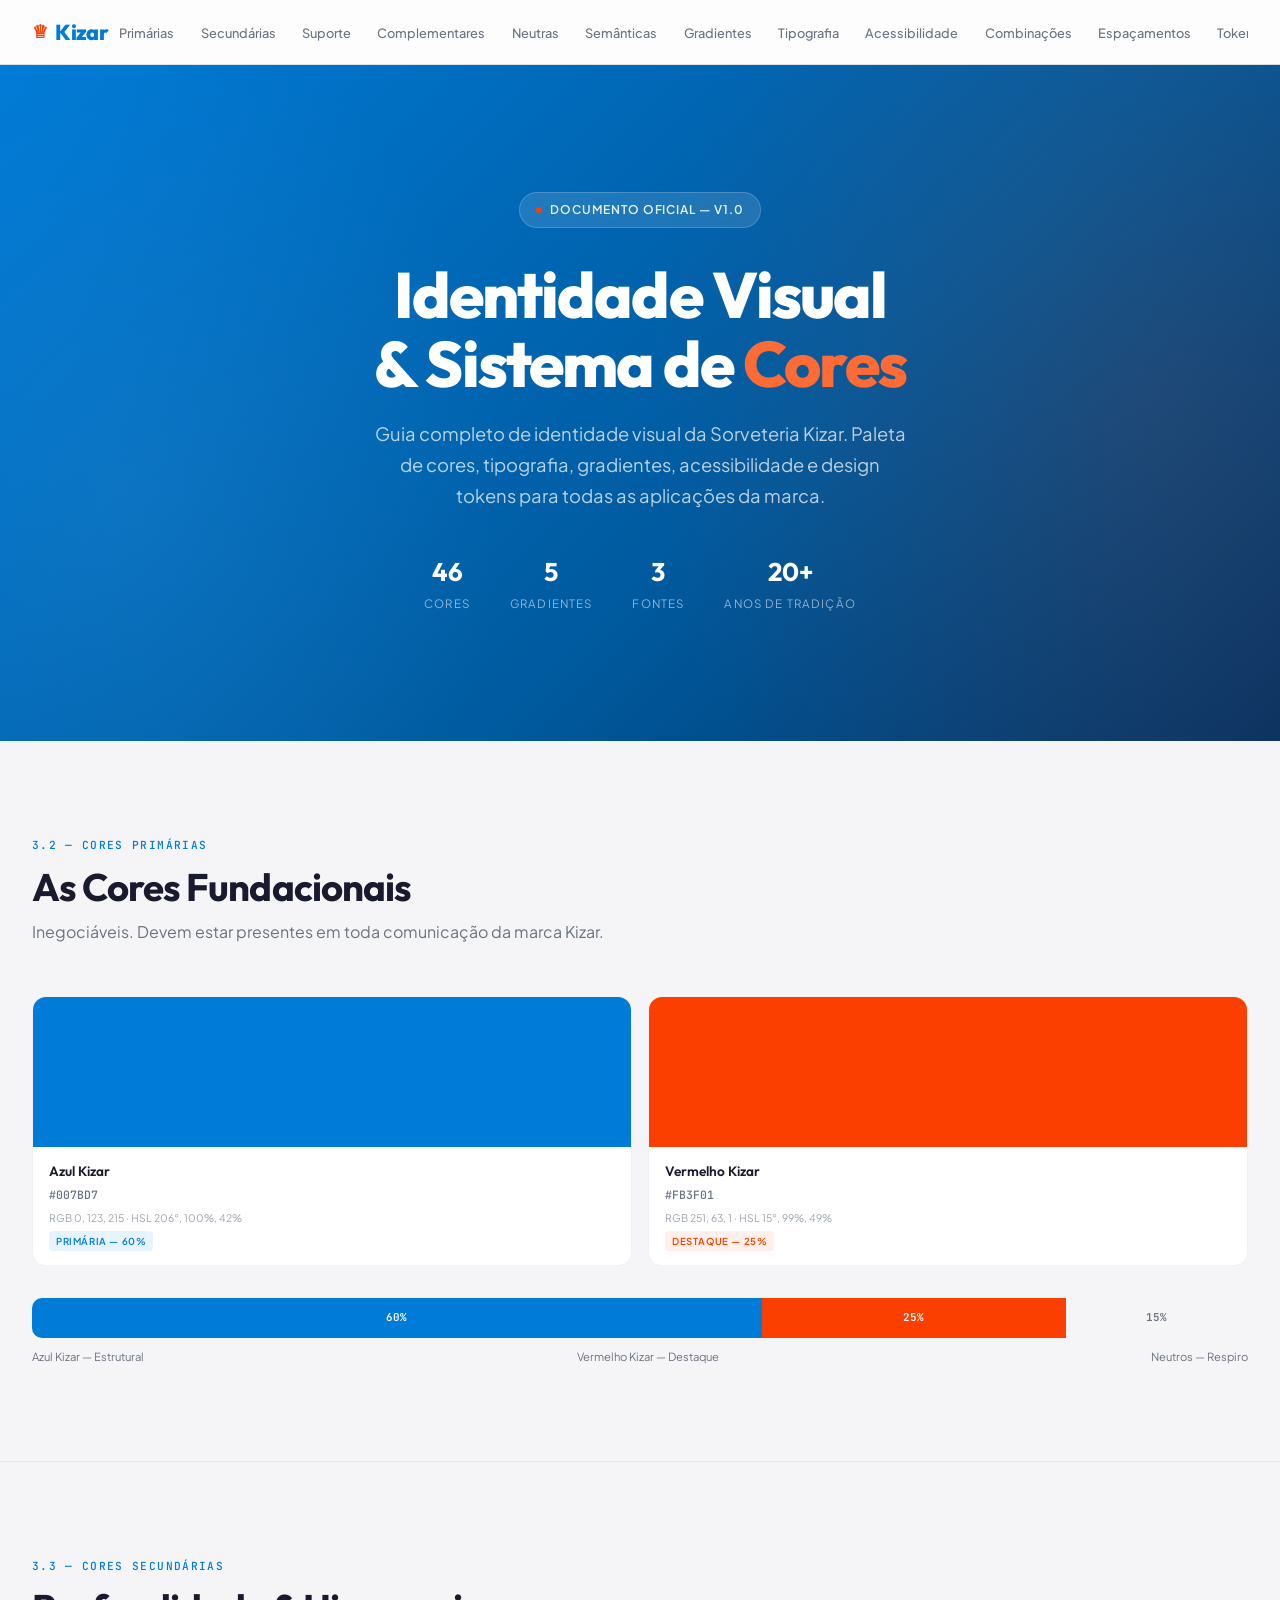
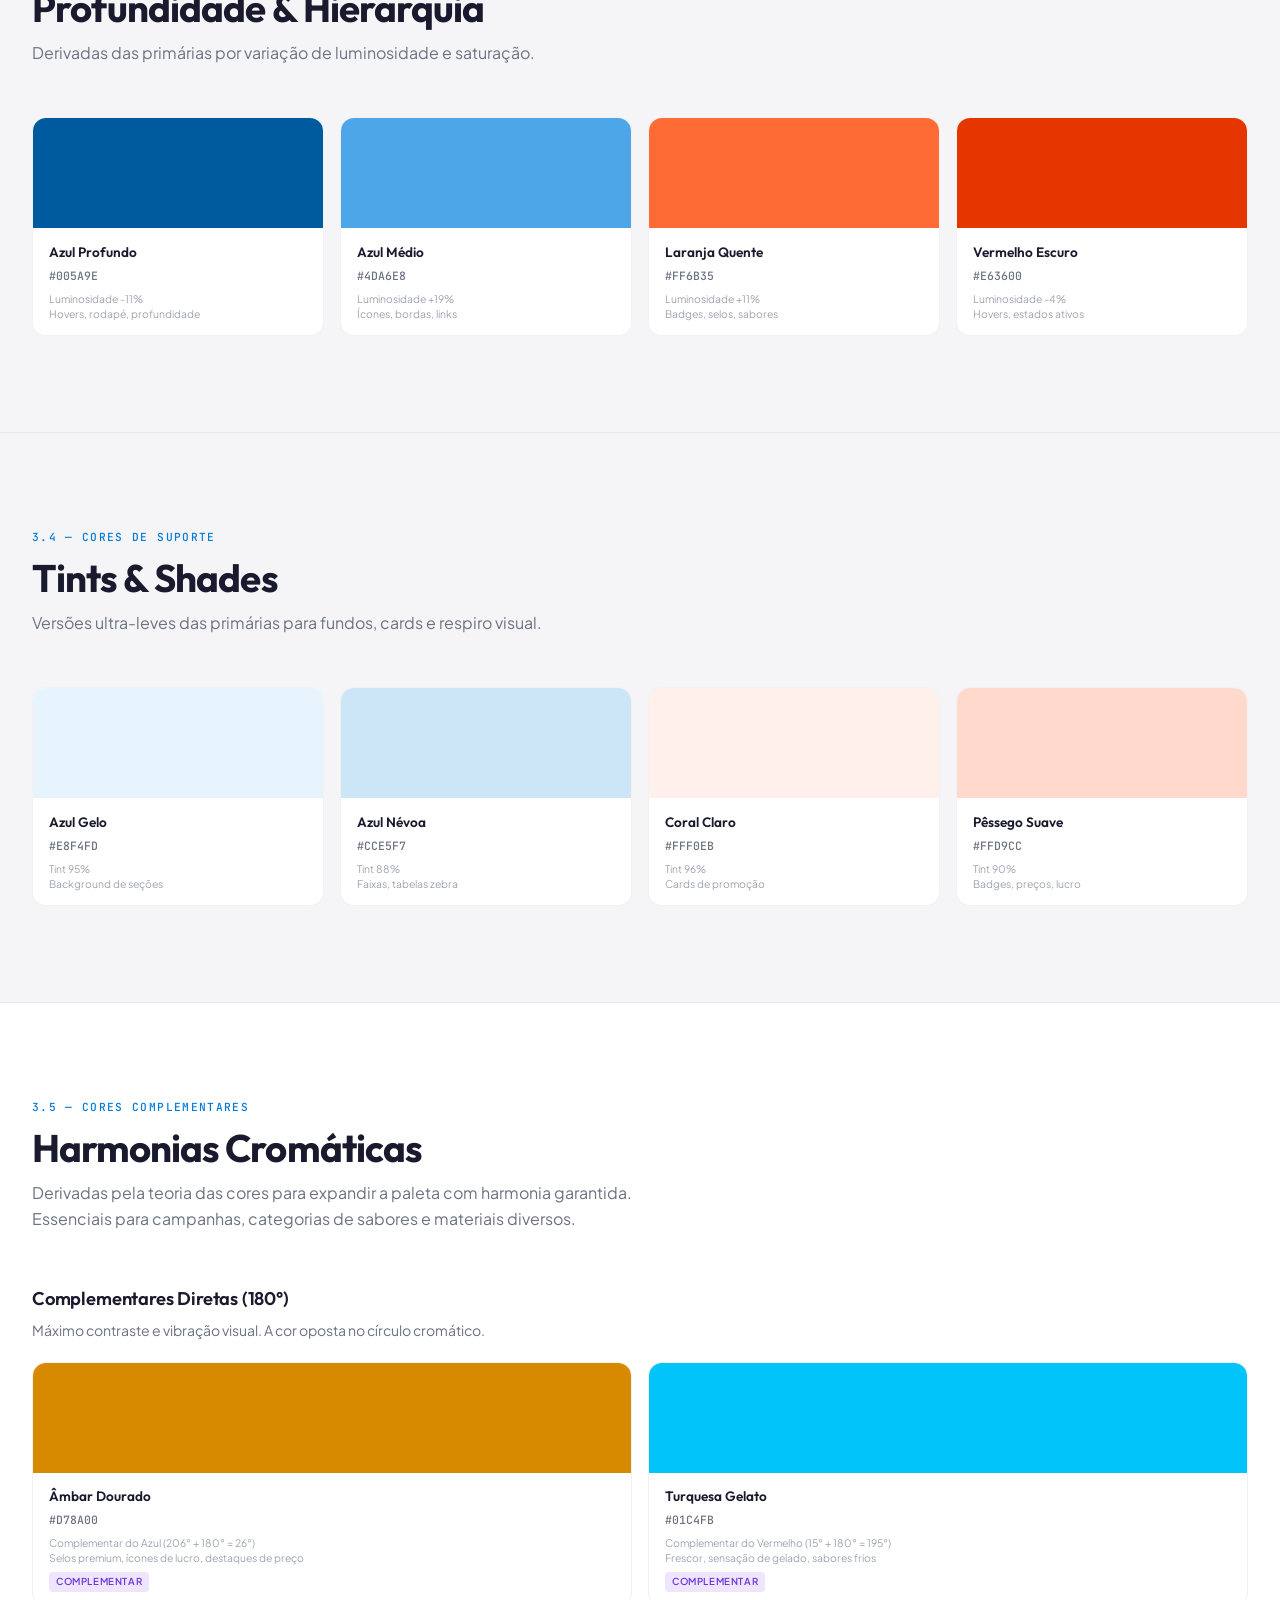
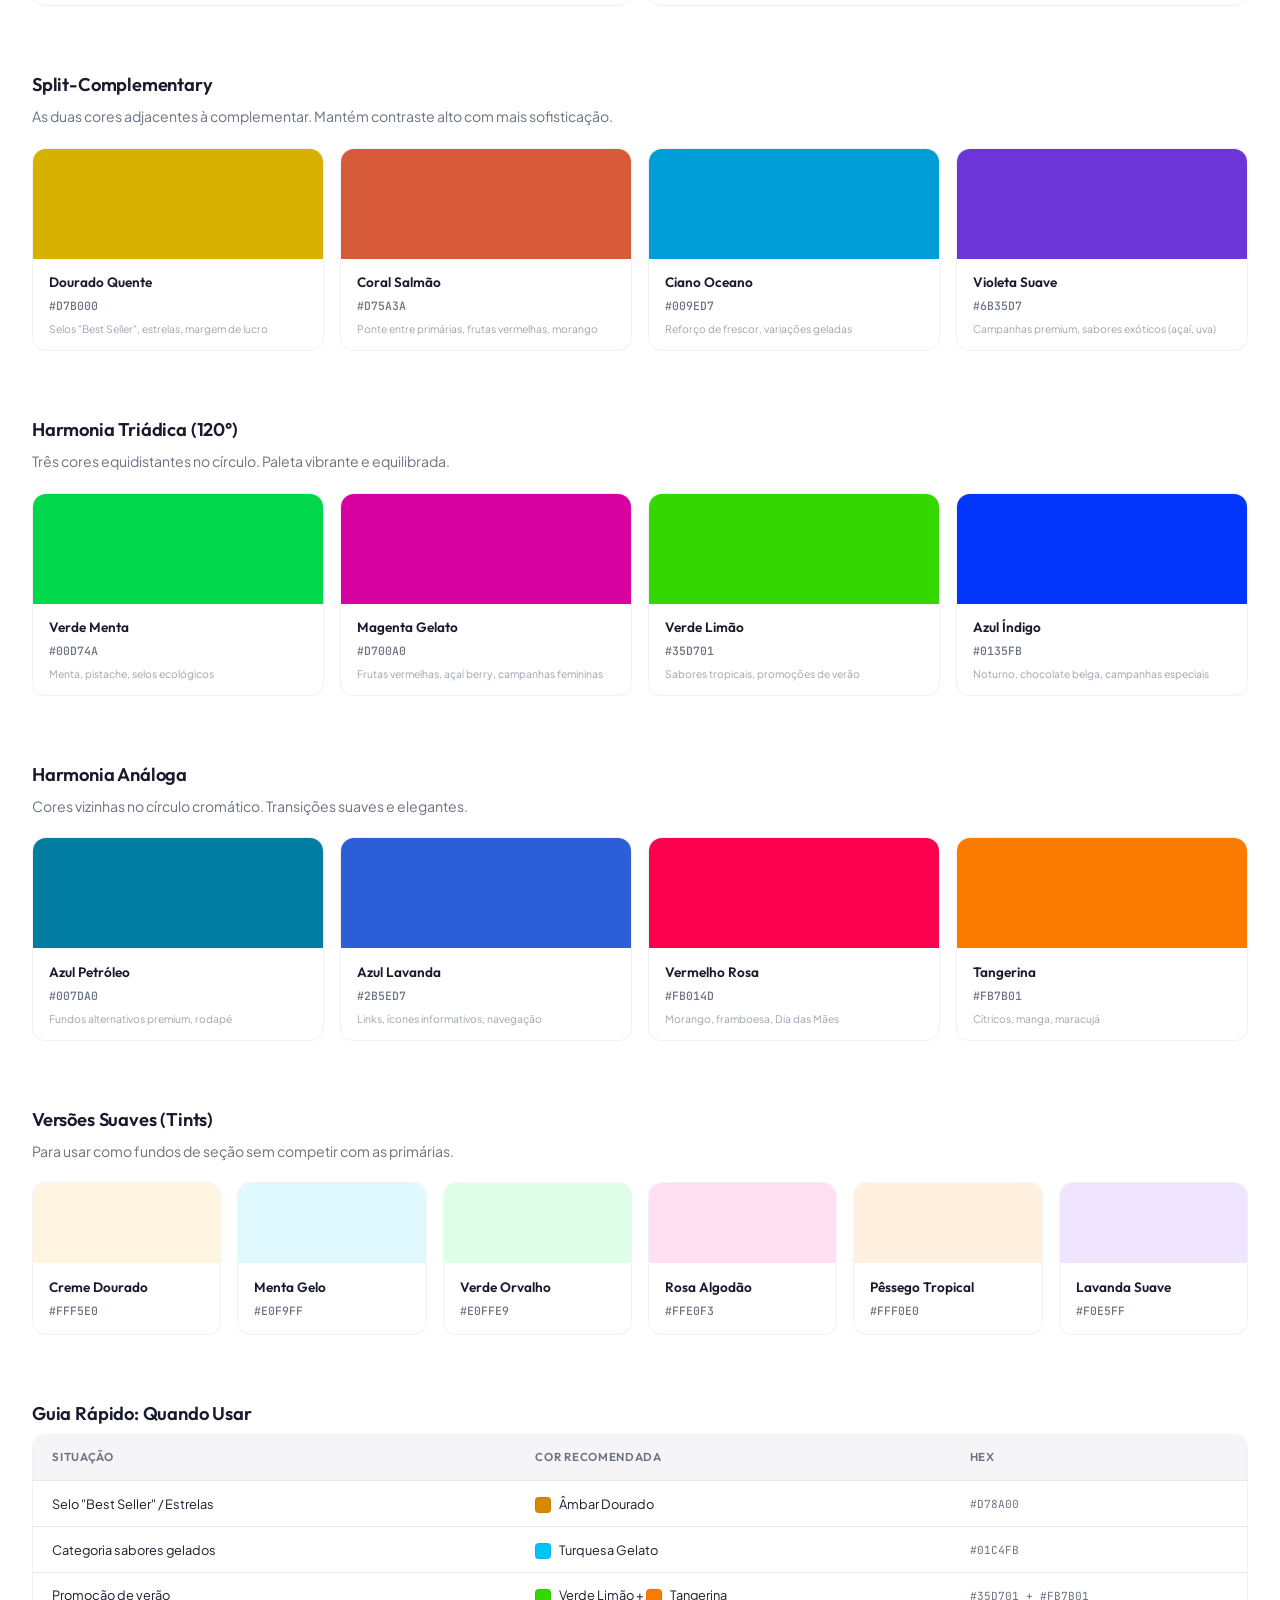
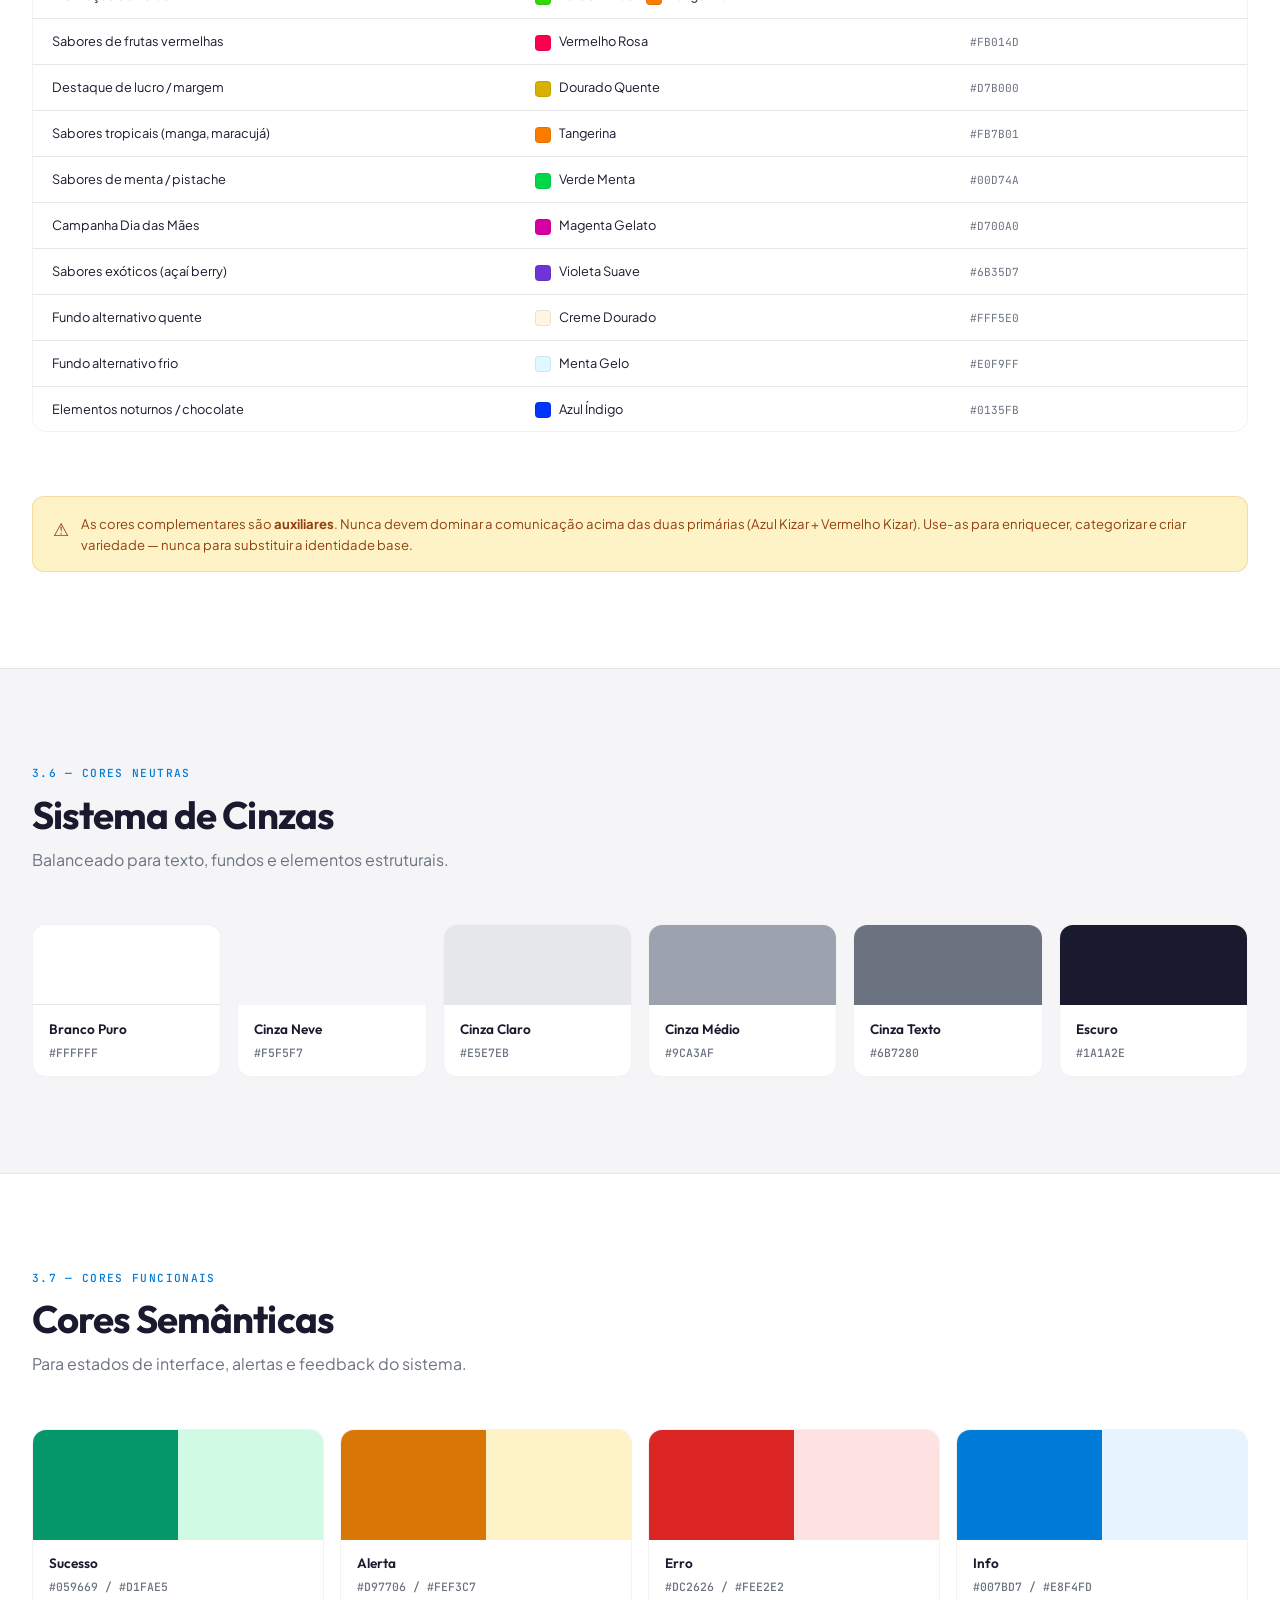
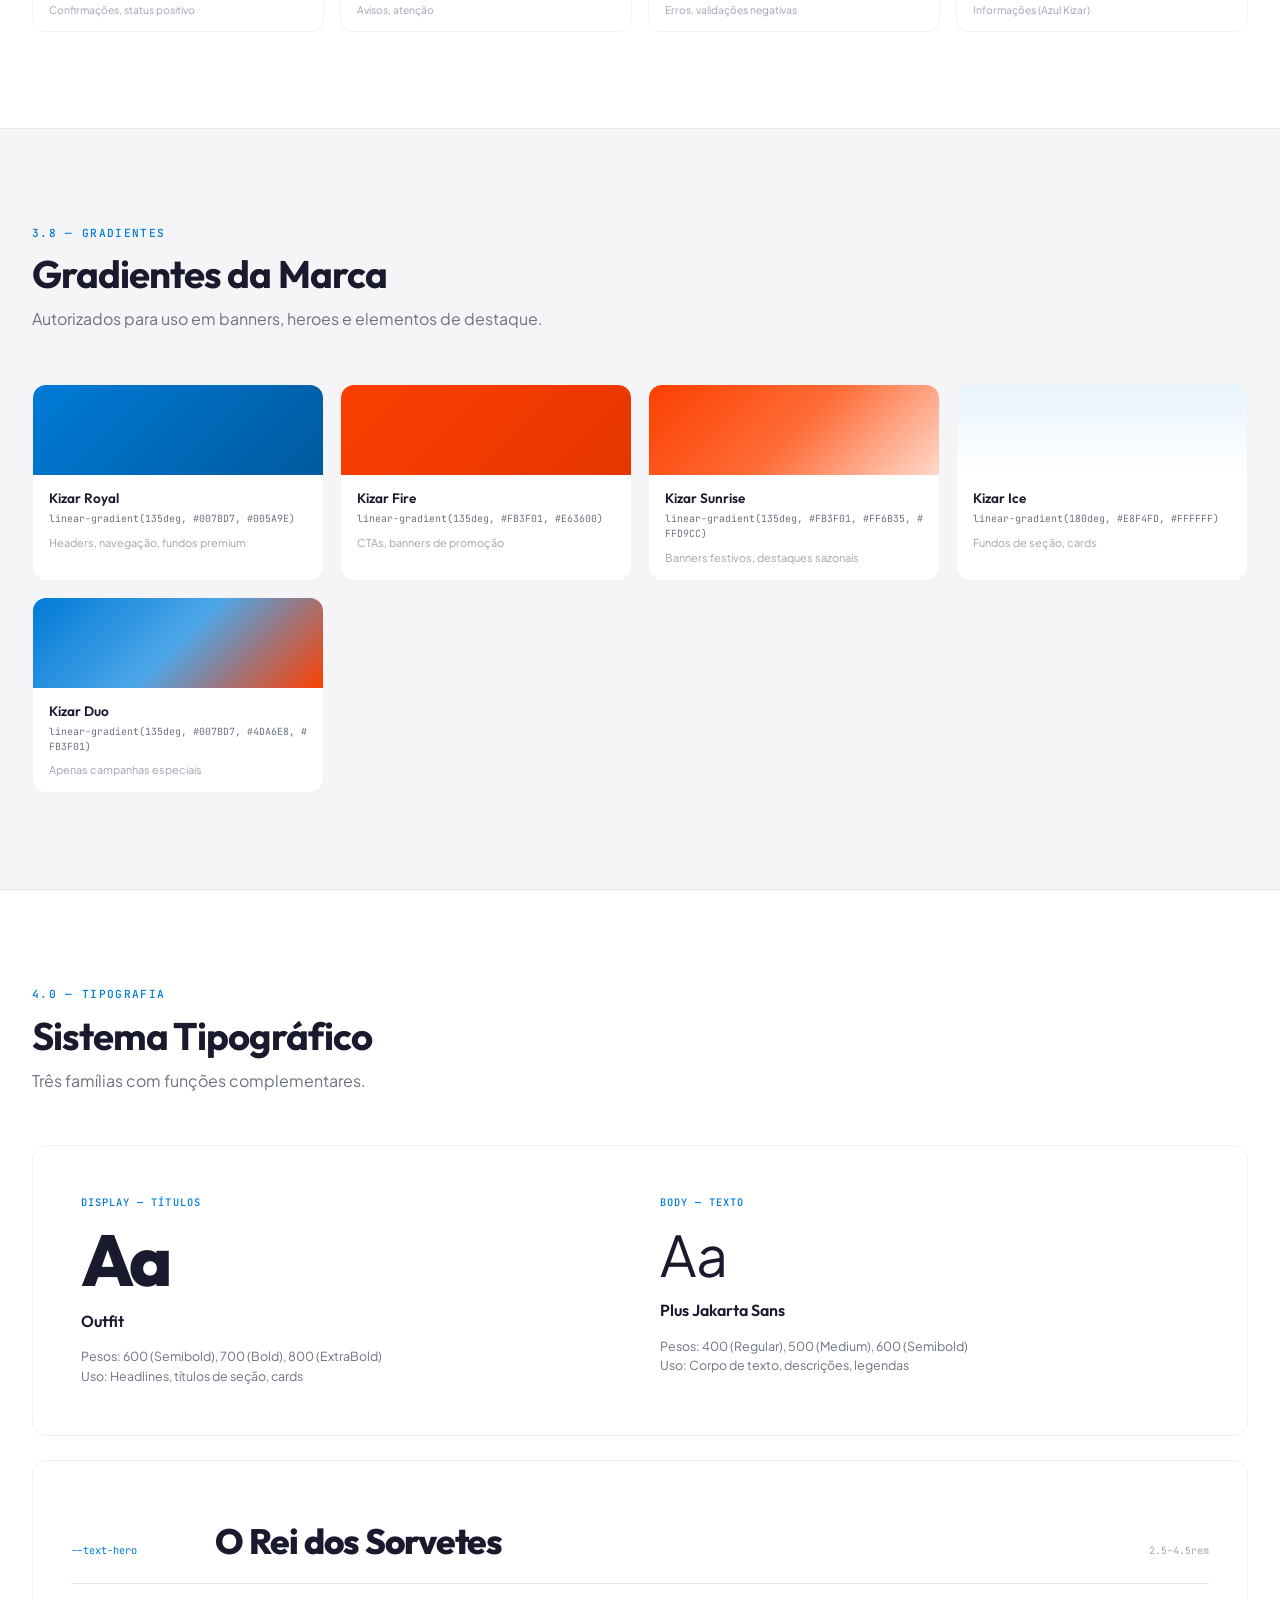
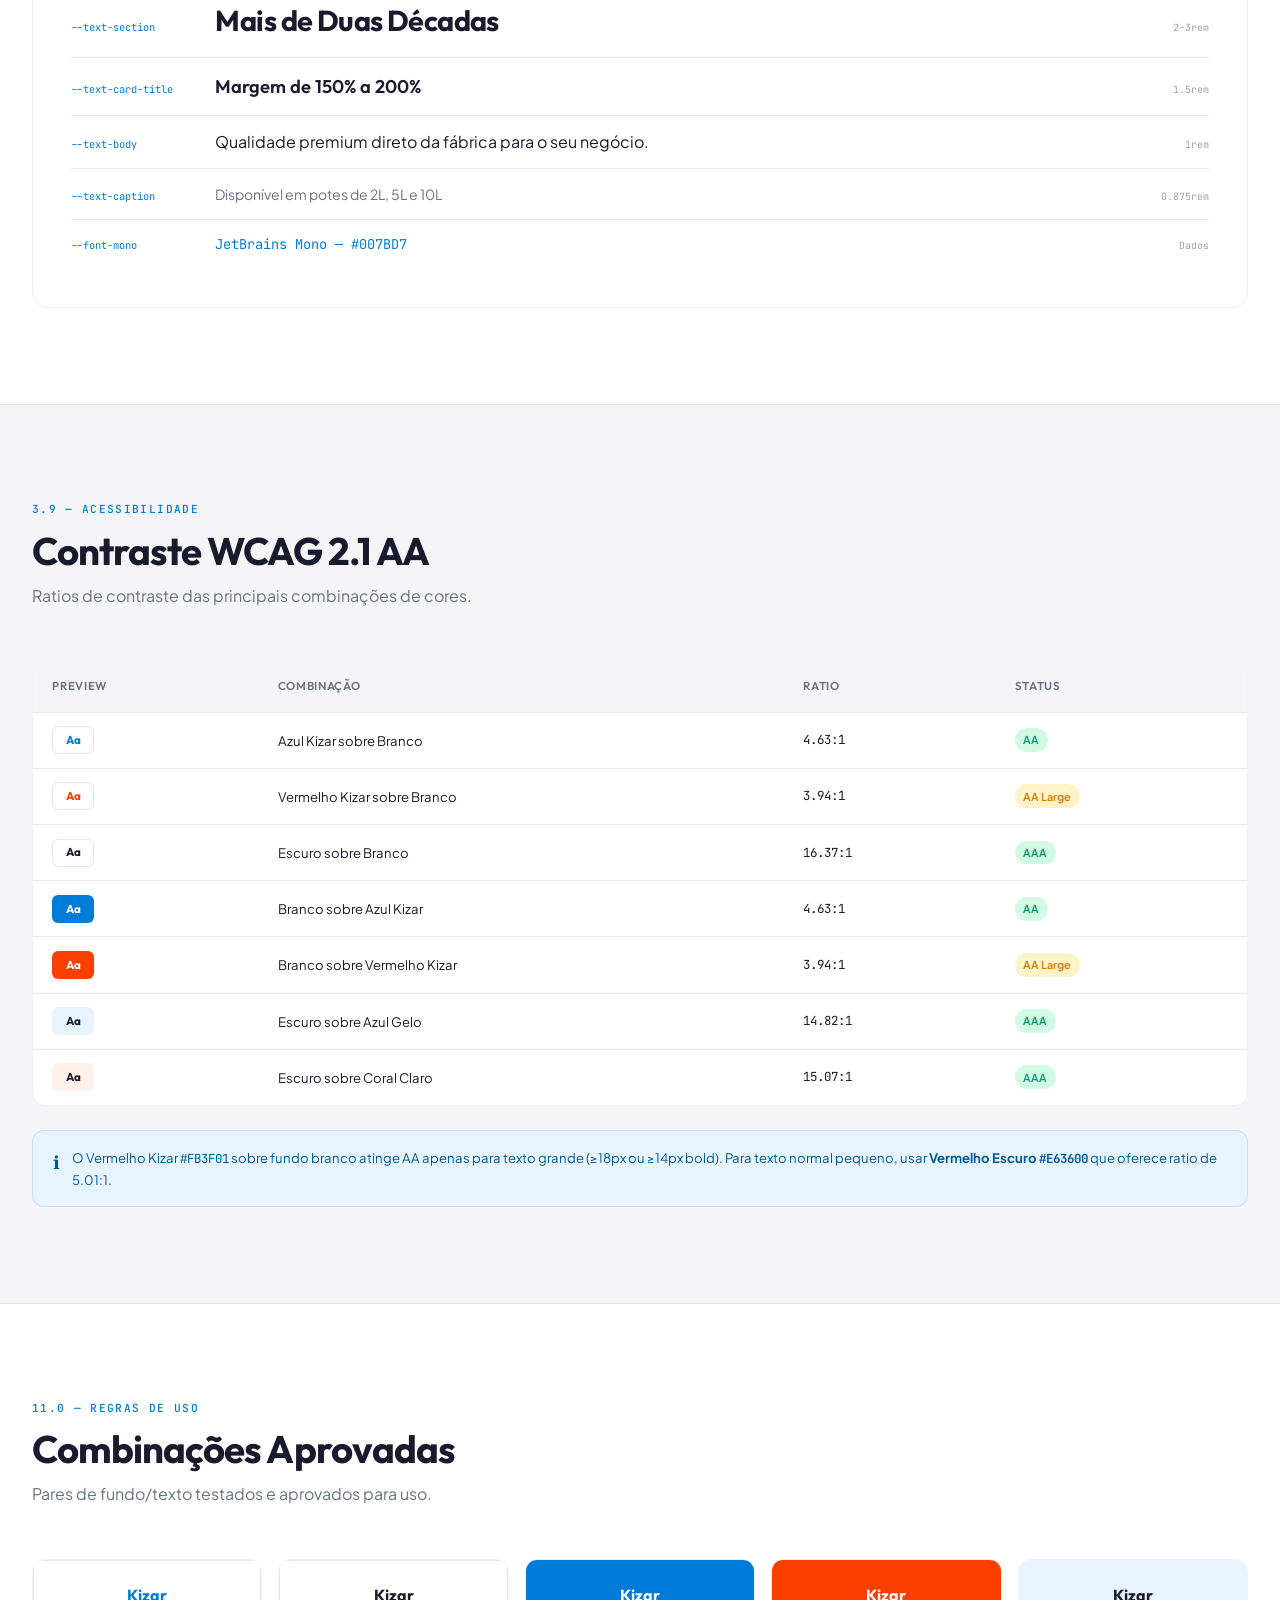
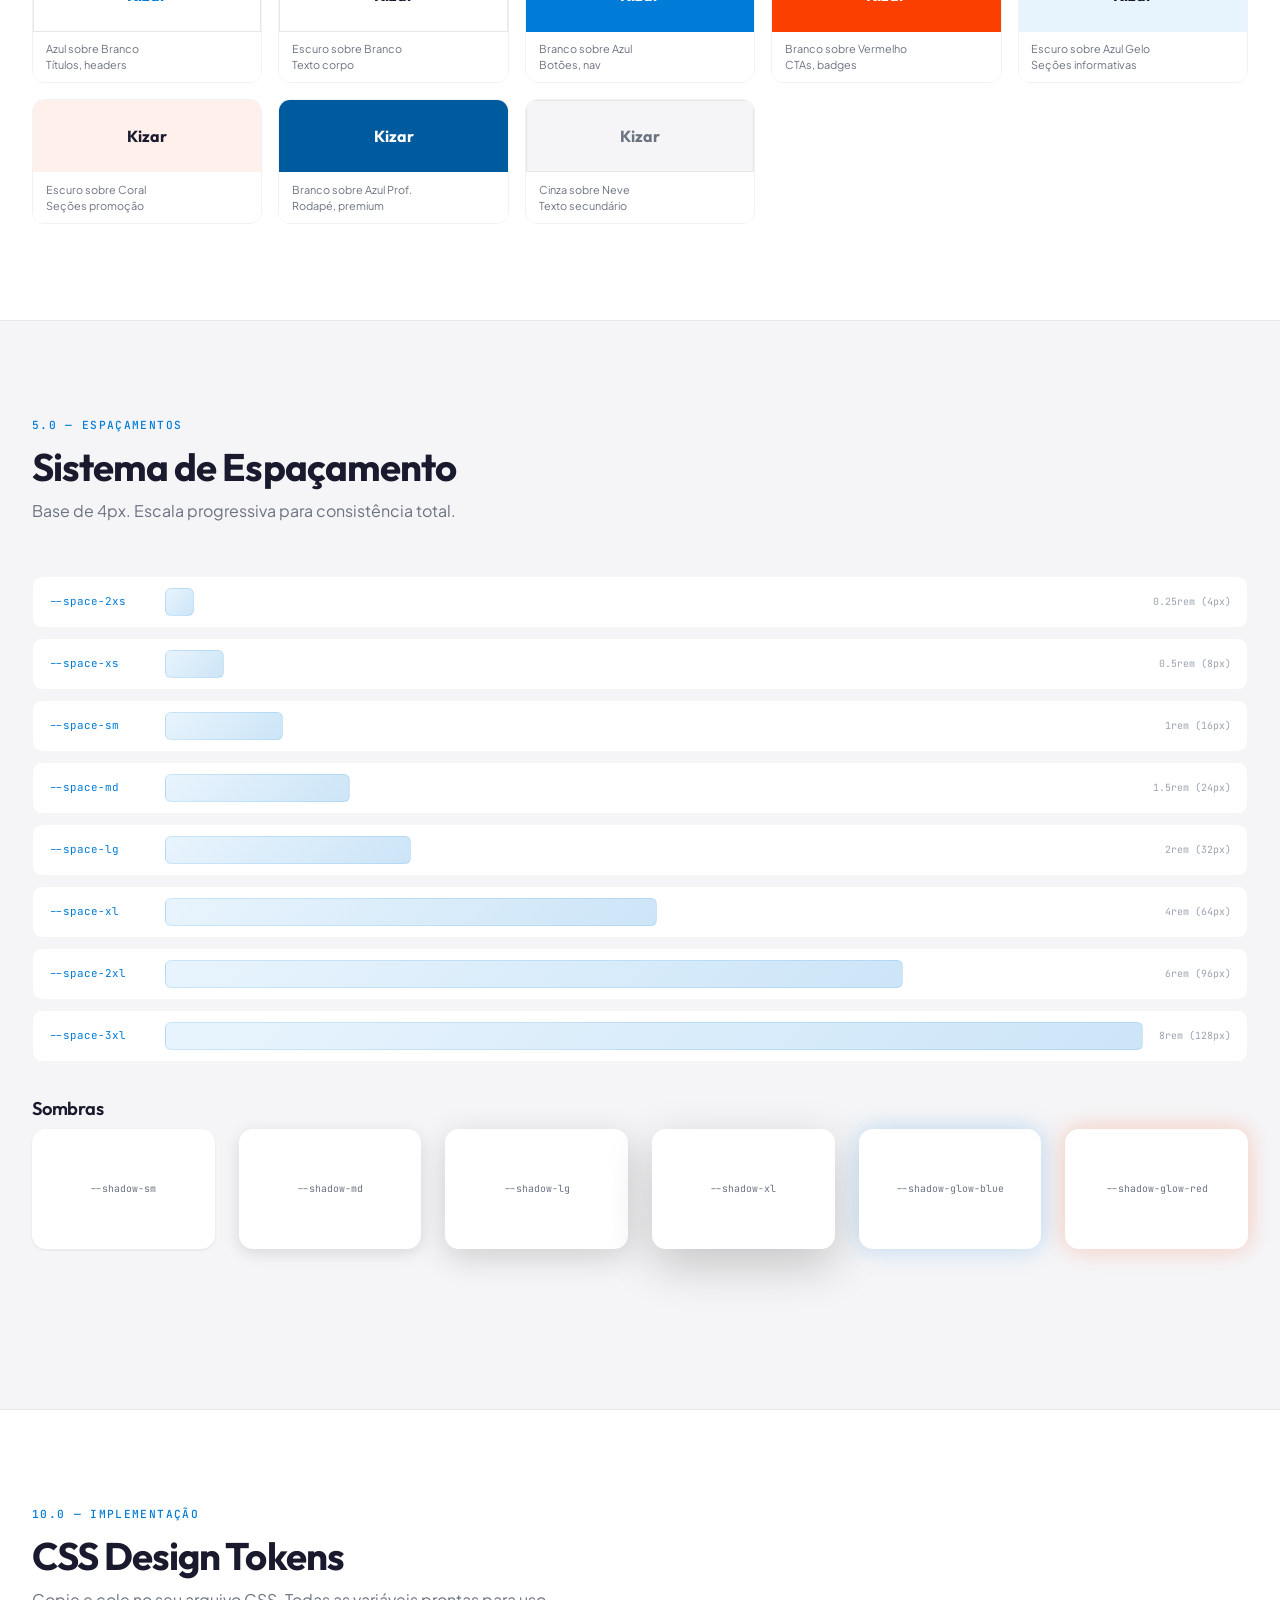
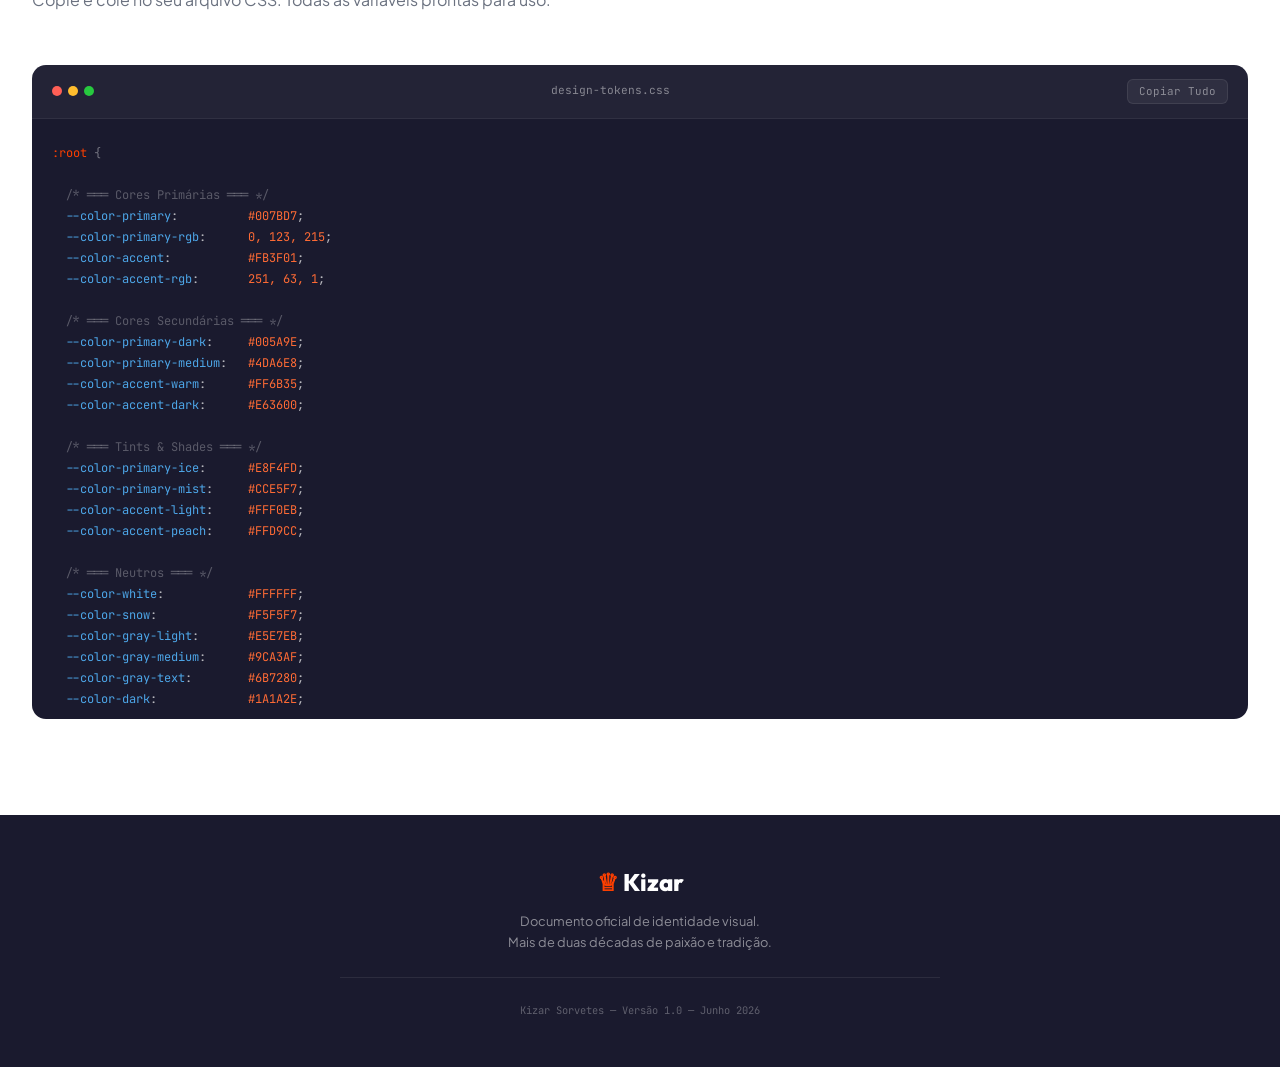
<file: brand-identity.html>
<!DOCTYPE html>
<html lang="pt-BR">
<head>
  <meta charset="UTF-8">
  <meta name="viewport" content="width=device-width, initial-scale=1.0">
  <title>Kizar — Identidade Visual & Sistema de Cores</title>
  <meta name="description" content="Documento oficial de identidade visual da Sorveteria Kizar. Paleta de cores, tipografia, gradientes e diretrizes de marca.">
  <link rel="preconnect" href="https://fonts.googleapis.com">
  <link rel="preconnect" href="https://fonts.gstatic.com" crossorigin>
  <link href="https://fonts.googleapis.com/css2?family=Outfit:wght@300;400;500;600;700;800&family=Plus+Jakarta+Sans:wght@300;400;500;600;700&family=JetBrains+Mono:wght@400;500&display=swap" rel="stylesheet">
  <style>
    /* ═══════════════════════════════════════════
       KIZAR BRAND IDENTITY — Stylesheet
       ═══════════════════════════════════════════ */

    *, *::before, *::after {
      margin: 0;
      padding: 0;
      box-sizing: border-box;
    }

    :root {
      --color-primary: #007BD7;
      --color-primary-rgb: 0, 123, 215;
      --color-accent: #FB3F01;
      --color-accent-rgb: 251, 63, 1;
      --color-primary-dark: #005A9E;
      --color-primary-medium: #4DA6E8;
      --color-accent-warm: #FF6B35;
      --color-accent-dark: #E63600;
      --color-primary-ice: #E8F4FD;
      --color-primary-mist: #CCE5F7;
      --color-accent-light: #FFF0EB;
      --color-accent-peach: #FFD9CC;
      --color-white: #FFFFFF;
      --color-snow: #F5F5F7;
      --color-gray-light: #E5E7EB;
      --color-gray-medium: #9CA3AF;
      --color-gray-text: #6B7280;
      --color-dark: #1A1A2E;
      --font-display: 'Outfit', sans-serif;
      --font-body: 'Plus Jakarta Sans', sans-serif;
      --font-mono: 'JetBrains Mono', monospace;
    }

    html {
      scroll-behavior: smooth;
      font-size: 16px;
    }

    body {
      font-family: var(--font-body);
      background: var(--color-snow);
      color: var(--color-dark);
      line-height: 1.6;
      -webkit-font-smoothing: antialiased;
      -moz-osx-font-smoothing: grayscale;
    }

    /* ── NAV ────────────────────────────────── */
    .nav {
      position: fixed;
      top: 0;
      left: 0;
      right: 0;
      z-index: 100;
      background: rgba(255,255,255,0.82);
      backdrop-filter: blur(20px) saturate(1.6);
      -webkit-backdrop-filter: blur(20px) saturate(1.6);
      border-bottom: 1px solid rgba(0,0,0,0.06);
      transition: box-shadow 0.3s ease;
    }
    .nav.scrolled {
      box-shadow: 0 4px 24px rgba(0,0,0,0.06);
    }
    .nav-inner {
      max-width: 1280px;
      margin: 0 auto;
      padding: 0 clamp(1rem, 4vw, 2rem);
      display: flex;
      align-items: center;
      justify-content: space-between;
      height: 64px;
    }
    .nav-brand {
      font-family: var(--font-display);
      font-weight: 800;
      font-size: 1.35rem;
      color: var(--color-primary);
      text-decoration: none;
      letter-spacing: -0.03em;
      display: flex;
      align-items: center;
      gap: 0.5rem;
    }
    .nav-brand .crown {
      color: var(--color-accent);
      font-size: 1.1rem;
    }
    .nav-links {
      display: flex;
      gap: 0.25rem;
      list-style: none;
      overflow-x: auto;
      -ms-overflow-style: none;
      scrollbar-width: none;
    }
    .nav-links::-webkit-scrollbar { display: none; }
    .nav-links a {
      font-size: 0.8rem;
      font-weight: 500;
      color: var(--color-gray-text);
      text-decoration: none;
      padding: 0.4rem 0.7rem;
      border-radius: 6px;
      white-space: nowrap;
      transition: all 0.2s ease;
    }
    .nav-links a:hover {
      color: var(--color-primary);
      background: var(--color-primary-ice);
    }
    .nav-links a.active {
      color: var(--color-primary);
      background: var(--color-primary-ice);
      font-weight: 600;
    }

    @media (max-width: 768px) {
      .nav-links { display: none; }
    }

    /* ── HERO ───────────────────────────────── */
    .hero {
      margin-top: 64px;
      background: linear-gradient(135deg, #007BD7 0%, #005A9E 60%, #003366 100%);
      padding: clamp(4rem, 10vw, 8rem) clamp(1rem, 4vw, 2rem);
      text-align: center;
      position: relative;
      overflow: hidden;
    }
    .hero::before {
      content: '';
      position: absolute;
      top: -50%;
      right: -30%;
      width: 80%;
      height: 200%;
      background: radial-gradient(ellipse, rgba(251,63,1,0.12) 0%, transparent 70%);
      pointer-events: none;
    }
    .hero::after {
      content: '';
      position: absolute;
      bottom: -40%;
      left: -20%;
      width: 60%;
      height: 150%;
      background: radial-gradient(ellipse, rgba(77,166,232,0.15) 0%, transparent 70%);
      pointer-events: none;
    }
    .hero-content {
      position: relative;
      z-index: 2;
      max-width: 720px;
      margin: 0 auto;
    }
    .hero-badge {
      display: inline-flex;
      align-items: center;
      gap: 0.5rem;
      background: rgba(255,255,255,0.12);
      border: 1px solid rgba(255,255,255,0.18);
      color: rgba(255,255,255,0.9);
      font-size: 0.75rem;
      font-weight: 600;
      letter-spacing: 0.08em;
      text-transform: uppercase;
      padding: 0.45rem 1rem;
      border-radius: 999px;
      margin-bottom: 2rem;
      backdrop-filter: blur(8px);
    }
    .hero-badge .dot {
      width: 6px;
      height: 6px;
      background: var(--color-accent);
      border-radius: 50%;
      animation: pulse-dot 2s ease-in-out infinite;
    }
    @keyframes pulse-dot {
      0%, 100% { opacity: 1; transform: scale(1); }
      50% { opacity: 0.5; transform: scale(1.4); }
    }
    .hero h1 {
      font-family: var(--font-display);
      font-weight: 800;
      font-size: clamp(2.2rem, 6vw, 4rem);
      color: #fff;
      line-height: 1.08;
      letter-spacing: -0.03em;
      margin-bottom: 1.25rem;
    }
    .hero h1 span {
      color: var(--color-accent-warm);
    }
    .hero p {
      color: rgba(255,255,255,0.72);
      font-size: clamp(1rem, 2vw, 1.15rem);
      max-width: 540px;
      margin: 0 auto 2.5rem;
      line-height: 1.7;
    }
    .hero-meta {
      display: flex;
      justify-content: center;
      gap: 2.5rem;
      flex-wrap: wrap;
    }
    .hero-meta-item {
      text-align: center;
    }
    .hero-meta-item .value {
      font-family: var(--font-display);
      font-weight: 700;
      font-size: 1.6rem;
      color: #fff;
    }
    .hero-meta-item .label {
      font-size: 0.72rem;
      color: rgba(255,255,255,0.55);
      text-transform: uppercase;
      letter-spacing: 0.1em;
      margin-top: 0.15rem;
    }

    /* ── LAYOUT ─────────────────────────────── */
    .container {
      max-width: 1280px;
      margin: 0 auto;
      padding: 0 clamp(1rem, 4vw, 2rem);
    }

    section {
      padding: clamp(3rem, 8vw, 6rem) 0;
    }

    .section-header {
      margin-bottom: clamp(2rem, 4vw, 3.5rem);
    }
    .section-label {
      font-family: var(--font-mono);
      font-size: 0.7rem;
      font-weight: 500;
      color: var(--color-primary);
      text-transform: uppercase;
      letter-spacing: 0.12em;
      margin-bottom: 0.6rem;
    }
    .section-title {
      font-family: var(--font-display);
      font-weight: 700;
      font-size: clamp(1.6rem, 4vw, 2.4rem);
      color: var(--color-dark);
      letter-spacing: -0.025em;
      line-height: 1.15;
    }
    .section-subtitle {
      font-size: 1rem;
      color: var(--color-gray-text);
      margin-top: 0.6rem;
      max-width: 600px;
      line-height: 1.65;
    }

    .divider {
      border: none;
      border-top: 1px solid var(--color-gray-light);
      margin: 0;
    }

    /* ── COLOR SWATCH CARD ─────────────────── */
    .color-grid {
      display: grid;
      gap: 1rem;
    }
    .color-grid--2 { grid-template-columns: repeat(2, 1fr); }
    .color-grid--3 { grid-template-columns: repeat(3, 1fr); }
    .color-grid--4 { grid-template-columns: repeat(4, 1fr); }
    .color-grid--6 { grid-template-columns: repeat(6, 1fr); }

    @media (max-width: 900px) {
      .color-grid--4 { grid-template-columns: repeat(2, 1fr); }
      .color-grid--6 { grid-template-columns: repeat(3, 1fr); }
    }
    @media (max-width: 600px) {
      .color-grid--2 { grid-template-columns: 1fr; }
      .color-grid--3 { grid-template-columns: 1fr; }
      .color-grid--4 { grid-template-columns: repeat(2, 1fr); }
      .color-grid--6 { grid-template-columns: repeat(2, 1fr); }
    }

    .swatch {
      background: #fff;
      border-radius: 14px;
      overflow: hidden;
      border: 1px solid rgba(0,0,0,0.05);
      transition: transform 0.3s cubic-bezier(0.16, 1, 0.3, 1), box-shadow 0.3s ease;
      cursor: pointer;
      position: relative;
    }
    .swatch:hover {
      transform: translateY(-4px);
      box-shadow: 0 12px 40px rgba(0,0,0,0.1);
    }
    .swatch:active {
      transform: translateY(-2px) scale(0.98);
    }
    .swatch-color {
      height: 110px;
      position: relative;
      transition: height 0.3s ease;
    }
    .swatch--primary .swatch-color { height: 150px; }
    .swatch--small .swatch-color { height: 80px; }

    .swatch-copy-toast {
      position: absolute;
      top: 50%;
      left: 50%;
      transform: translate(-50%, -50%) scale(0.8);
      background: rgba(0,0,0,0.75);
      color: #fff;
      font-size: 0.72rem;
      font-weight: 600;
      padding: 0.35rem 0.85rem;
      border-radius: 999px;
      opacity: 0;
      pointer-events: none;
      transition: all 0.25s cubic-bezier(0.16, 1, 0.3, 1);
      backdrop-filter: blur(8px);
    }
    .swatch.copied .swatch-copy-toast {
      opacity: 1;
      transform: translate(-50%, -50%) scale(1);
    }

    .swatch-info {
      padding: 0.85rem 1rem;
    }
    .swatch-name {
      font-family: var(--font-display);
      font-weight: 600;
      font-size: 0.85rem;
      color: var(--color-dark);
      margin-bottom: 0.2rem;
    }
    .swatch-hex {
      font-family: var(--font-mono);
      font-size: 0.72rem;
      font-weight: 500;
      color: var(--color-gray-text);
    }
    .swatch-meta {
      font-size: 0.65rem;
      color: var(--color-gray-medium);
      margin-top: 0.35rem;
      line-height: 1.45;
    }
    .swatch-tag {
      display: inline-block;
      font-size: 0.6rem;
      font-weight: 600;
      text-transform: uppercase;
      letter-spacing: 0.06em;
      padding: 0.15rem 0.45rem;
      border-radius: 4px;
      margin-top: 0.4rem;
    }
    .swatch-tag--primary {
      background: var(--color-primary-ice);
      color: var(--color-primary);
    }
    .swatch-tag--accent {
      background: var(--color-accent-light);
      color: var(--color-accent);
    }
    .swatch-tag--comp {
      background: #F0E5FF;
      color: #6B35D7;
    }

    /* ── SUBSECTION ─────────────────────────── */
    .subsection {
      margin-bottom: clamp(2.5rem, 5vw, 4rem);
    }
    .subsection-title {
      font-family: var(--font-display);
      font-weight: 600;
      font-size: 1.15rem;
      color: var(--color-dark);
      margin-bottom: 0.35rem;
      letter-spacing: -0.01em;
    }
    .subsection-desc {
      font-size: 0.88rem;
      color: var(--color-gray-text);
      margin-bottom: 1.25rem;
      max-width: 700px;
      line-height: 1.6;
    }

    /* ── GRADIENT STRIPS ───────────────────── */
    .gradient-grid {
      display: grid;
      grid-template-columns: repeat(auto-fit, minmax(280px, 1fr));
      gap: 1rem;
    }
    .gradient-card {
      background: #fff;
      border-radius: 14px;
      overflow: hidden;
      border: 1px solid rgba(0,0,0,0.05);
      transition: transform 0.3s cubic-bezier(0.16, 1, 0.3, 1), box-shadow 0.3s ease;
      cursor: pointer;
    }
    .gradient-card:hover {
      transform: translateY(-3px);
      box-shadow: 0 12px 40px rgba(0,0,0,0.08);
    }
    .gradient-strip {
      height: 90px;
    }
    .gradient-card-info {
      padding: 0.85rem 1rem;
    }
    .gradient-card-name {
      font-family: var(--font-display);
      font-weight: 600;
      font-size: 0.85rem;
      color: var(--color-dark);
      margin-bottom: 0.15rem;
    }
    .gradient-card-css {
      font-family: var(--font-mono);
      font-size: 0.62rem;
      color: var(--color-gray-text);
      word-break: break-all;
      line-height: 1.5;
    }
    .gradient-card-use {
      font-size: 0.68rem;
      color: var(--color-gray-medium);
      margin-top: 0.4rem;
    }

    /* ── TYPOGRAPHY SHOWCASE ────────────────── */
    .type-showcase {
      background: #fff;
      border-radius: 16px;
      border: 1px solid rgba(0,0,0,0.05);
      padding: clamp(2rem, 4vw, 3rem);
      display: grid;
      grid-template-columns: 1fr 1fr;
      gap: 2.5rem;
    }
    @media (max-width: 768px) {
      .type-showcase { grid-template-columns: 1fr; gap: 2rem; }
    }
    .type-family {
      display: flex;
      flex-direction: column;
      gap: 0.8rem;
    }
    .type-family-label {
      font-family: var(--font-mono);
      font-size: 0.65rem;
      font-weight: 500;
      color: var(--color-primary);
      text-transform: uppercase;
      letter-spacing: 0.1em;
    }
    .type-specimen-display {
      font-family: var(--font-display);
      font-weight: 800;
      font-size: clamp(3rem, 6vw, 4.5rem);
      color: var(--color-dark);
      letter-spacing: -0.04em;
      line-height: 1;
    }
    .type-specimen-body {
      font-family: var(--font-body);
      font-weight: 400;
      font-size: clamp(2.5rem, 5vw, 3.5rem);
      color: var(--color-dark);
      letter-spacing: -0.02em;
      line-height: 1.1;
    }
    .type-name {
      font-family: var(--font-display);
      font-weight: 600;
      font-size: 1rem;
      color: var(--color-dark);
    }
    .type-weights {
      font-size: 0.78rem;
      color: var(--color-gray-text);
      line-height: 1.6;
    }
    .type-scale {
      background: #fff;
      border-radius: 16px;
      border: 1px solid rgba(0,0,0,0.05);
      padding: clamp(1.5rem, 3vw, 2.5rem);
      margin-top: 1.5rem;
    }
    .type-scale-row {
      display: flex;
      align-items: baseline;
      gap: 1.5rem;
      padding: 0.85rem 0;
      border-bottom: 1px solid var(--color-gray-light);
    }
    .type-scale-row:last-child { border-bottom: none; }
    .type-scale-token {
      font-family: var(--font-mono);
      font-size: 0.65rem;
      color: var(--color-primary);
      min-width: 120px;
      flex-shrink: 0;
    }
    .type-scale-sample {
      flex: 1;
      color: var(--color-dark);
      white-space: nowrap;
      overflow: hidden;
      text-overflow: ellipsis;
    }
    .type-scale-size {
      font-family: var(--font-mono);
      font-size: 0.62rem;
      color: var(--color-gray-medium);
      min-width: 60px;
      text-align: right;
      flex-shrink: 0;
    }

    /* ── ACCESSIBILITY TABLE ────────────────── */
    .access-table {
      width: 100%;
      border-collapse: separate;
      border-spacing: 0;
      background: #fff;
      border-radius: 14px;
      overflow: hidden;
      border: 1px solid rgba(0,0,0,0.05);
    }
    .access-table th {
      font-family: var(--font-display);
      font-size: 0.72rem;
      font-weight: 600;
      color: var(--color-gray-text);
      text-transform: uppercase;
      letter-spacing: 0.06em;
      text-align: left;
      padding: 1rem 1.2rem;
      background: var(--color-snow);
      border-bottom: 1px solid var(--color-gray-light);
    }
    .access-table td {
      padding: 0.85rem 1.2rem;
      font-size: 0.82rem;
      border-bottom: 1px solid var(--color-gray-light);
      vertical-align: middle;
    }
    .access-table tr:last-child td { border-bottom: none; }
    .access-chip {
      display: inline-flex;
      align-items: center;
      gap: 0.25rem;
      font-size: 0.68rem;
      font-weight: 600;
      padding: 0.2rem 0.55rem;
      border-radius: 999px;
    }
    .access-chip--pass {
      background: #D1FAE5;
      color: #059669;
    }
    .access-chip--warn {
      background: #FEF3C7;
      color: #D97706;
    }
    .access-preview {
      display: inline-flex;
      align-items: center;
      justify-content: center;
      width: 42px;
      height: 28px;
      border-radius: 6px;
      font-family: var(--font-display);
      font-weight: 700;
      font-size: 0.72rem;
    }

    /* ── TOKEN CODE BLOCK ──────────────────── */
    .code-block {
      background: #1A1A2E;
      border-radius: 14px;
      overflow: hidden;
      position: relative;
    }
    .code-header {
      display: flex;
      align-items: center;
      justify-content: space-between;
      padding: 0.85rem 1.25rem;
      background: rgba(255,255,255,0.04);
      border-bottom: 1px solid rgba(255,255,255,0.06);
    }
    .code-dots {
      display: flex;
      gap: 6px;
    }
    .code-dots span {
      width: 10px;
      height: 10px;
      border-radius: 50%;
    }
    .code-dots span:nth-child(1) { background: #FF5F56; }
    .code-dots span:nth-child(2) { background: #FFBD2E; }
    .code-dots span:nth-child(3) { background: #27C93F; }
    .code-filename {
      font-family: var(--font-mono);
      font-size: 0.7rem;
      color: rgba(255,255,255,0.45);
    }
    .code-copy-btn {
      font-family: var(--font-mono);
      font-size: 0.68rem;
      color: rgba(255,255,255,0.45);
      background: rgba(255,255,255,0.06);
      border: 1px solid rgba(255,255,255,0.08);
      padding: 0.3rem 0.7rem;
      border-radius: 6px;
      cursor: pointer;
      transition: all 0.2s ease;
    }
    .code-copy-btn:hover {
      background: rgba(255,255,255,0.12);
      color: rgba(255,255,255,0.8);
    }
    .code-body {
      padding: 1.5rem 1.25rem;
      overflow-x: auto;
      max-height: 600px;
      overflow-y: auto;
    }
    .code-body pre {
      font-family: var(--font-mono);
      font-size: 0.75rem;
      line-height: 1.75;
      color: rgba(255,255,255,0.7);
      white-space: pre;
      tab-size: 2;
    }
    .code-body .comment { color: rgba(255,255,255,0.28); }
    .code-body .prop { color: #4DA6E8; }
    .code-body .val { color: #FF6B35; }
    .code-body .selector { color: #FB3F01; }
    .code-body .bracket { color: rgba(255,255,255,0.4); }

    /* ── COMBINATION CARDS ─────────────────── */
    .combo-grid {
      display: grid;
      grid-template-columns: repeat(auto-fill, minmax(200px, 1fr));
      gap: 1rem;
    }
    .combo-card {
      border-radius: 12px;
      overflow: hidden;
      border: 1px solid rgba(0,0,0,0.05);
      transition: transform 0.3s cubic-bezier(0.16, 1, 0.3, 1);
    }
    .combo-card:hover { transform: translateY(-2px); }
    .combo-preview {
      height: 72px;
      display: flex;
      align-items: center;
      justify-content: center;
      font-family: var(--font-display);
      font-weight: 700;
      font-size: 1rem;
    }
    .combo-label {
      padding: 0.6rem 0.8rem;
      background: #fff;
      font-size: 0.68rem;
      color: var(--color-gray-text);
      line-height: 1.45;
    }

    /* ── SPACING VISUAL ────────────────────── */
    .spacing-grid {
      display: flex;
      flex-direction: column;
      gap: 0.6rem;
    }
    .spacing-row {
      display: flex;
      align-items: center;
      gap: 1rem;
      background: #fff;
      padding: 0.7rem 1rem;
      border-radius: 10px;
      border: 1px solid rgba(0,0,0,0.04);
    }
    .spacing-token {
      font-family: var(--font-mono);
      font-size: 0.68rem;
      color: var(--color-primary);
      min-width: 100px;
      flex-shrink: 0;
    }
    .spacing-bar-wrap {
      flex: 1;
      height: 28px;
      display: flex;
      align-items: center;
    }
    .spacing-bar {
      height: 100%;
      background: linear-gradient(135deg, var(--color-primary-ice) 0%, var(--color-primary-mist) 100%);
      border-radius: 6px;
      border: 1px solid rgba(0,123,215,0.12);
      transition: width 0.5s cubic-bezier(0.16, 1, 0.3, 1);
    }
    .spacing-value {
      font-family: var(--font-mono);
      font-size: 0.62rem;
      color: var(--color-gray-medium);
      min-width: 65px;
      text-align: right;
      flex-shrink: 0;
    }

    /* ── SHADOW CARDS ──────────────────────── */
    .shadow-grid {
      display: grid;
      grid-template-columns: repeat(auto-fill, minmax(180px, 1fr));
      gap: 1.5rem;
    }
    .shadow-card {
      background: #fff;
      border-radius: 14px;
      height: 120px;
      display: flex;
      flex-direction: column;
      align-items: center;
      justify-content: center;
      gap: 0.6rem;
      transition: transform 0.3s ease;
    }
    .shadow-card:hover { transform: translateY(-2px); }
    .shadow-card-label {
      font-family: var(--font-mono);
      font-size: 0.62rem;
      color: var(--color-gray-text);
    }

    /* ── USE GUIDE TABLE ───────────────────── */
    .guide-table {
      width: 100%;
      border-collapse: separate;
      border-spacing: 0;
      background: #fff;
      border-radius: 14px;
      overflow: hidden;
      border: 1px solid rgba(0,0,0,0.05);
    }
    .guide-table th {
      font-family: var(--font-display);
      font-size: 0.72rem;
      font-weight: 600;
      color: var(--color-gray-text);
      text-transform: uppercase;
      letter-spacing: 0.06em;
      text-align: left;
      padding: 0.85rem 1.2rem;
      background: var(--color-snow);
      border-bottom: 1px solid var(--color-gray-light);
    }
    .guide-table td {
      padding: 0.75rem 1.2rem;
      font-size: 0.8rem;
      border-bottom: 1px solid var(--color-gray-light);
      vertical-align: middle;
    }
    .guide-table tr:last-child td { border-bottom: none; }
    .guide-table .color-dot {
      display: inline-block;
      width: 16px;
      height: 16px;
      border-radius: 4px;
      vertical-align: middle;
      margin-right: 0.5rem;
      border: 1px solid rgba(0,0,0,0.08);
    }
    .guide-table .hex-code {
      font-family: var(--font-mono);
      font-size: 0.7rem;
      color: var(--color-gray-text);
    }

    /* ── FOOTER ─────────────────────────────── */
    .footer {
      background: var(--color-dark);
      color: rgba(255,255,255,0.5);
      padding: 3rem clamp(1rem, 4vw, 2rem);
      text-align: center;
    }
    .footer-inner {
      max-width: 600px;
      margin: 0 auto;
    }
    .footer-brand {
      font-family: var(--font-display);
      font-weight: 800;
      font-size: 1.5rem;
      color: #fff;
      margin-bottom: 0.6rem;
    }
    .footer-brand .crown { color: var(--color-accent); }
    .footer p {
      font-size: 0.8rem;
      line-height: 1.65;
      margin-bottom: 1.5rem;
    }
    .footer-line {
      border: none;
      border-top: 1px solid rgba(255,255,255,0.08);
      margin: 1.5rem 0;
    }
    .footer-copy {
      font-family: var(--font-mono);
      font-size: 0.65rem;
      color: rgba(255,255,255,0.3);
    }

    /* ── ALERT BOX ─────────────────────────── */
    .alert {
      border-radius: 12px;
      padding: 1rem 1.25rem;
      font-size: 0.82rem;
      line-height: 1.6;
      margin-top: 1.5rem;
      display: flex;
      gap: 0.75rem;
      align-items: flex-start;
    }
    .alert-icon {
      font-size: 1.1rem;
      flex-shrink: 0;
      margin-top: 0.1rem;
    }
    .alert--info {
      background: var(--color-primary-ice);
      border: 1px solid rgba(0,123,215,0.15);
      color: var(--color-primary-dark);
    }
    .alert--warning {
      background: #FEF3C7;
      border: 1px solid rgba(217,119,6,0.2);
      color: #92400E;
    }
    .alert--accent {
      background: var(--color-accent-light);
      border: 1px solid rgba(251,63,1,0.12);
      color: var(--color-accent-dark);
    }

    /* ── PROPORTION BAR ────────────────────── */
    .proportion-bar {
      display: flex;
      height: 40px;
      border-radius: 10px;
      overflow: hidden;
      margin-top: 1.25rem;
      margin-bottom: 0.6rem;
    }
    .proportion-segment {
      display: flex;
      align-items: center;
      justify-content: center;
      font-family: var(--font-mono);
      font-size: 0.68rem;
      font-weight: 600;
      color: #fff;
      transition: flex 0.5s ease;
    }
    .proportion-labels {
      display: flex;
      justify-content: space-between;
      font-size: 0.7rem;
      color: var(--color-gray-text);
    }

    /* ── UTILITY ────────────────────────────── */
    .mt-0 { margin-top: 0 !important; }
    .mt-1 { margin-top: 1rem; }
    .mt-2 { margin-top: 2rem; }
    .mb-1 { margin-bottom: 1rem; }
    .mb-2 { margin-bottom: 2rem; }

    /* ── ANIMATIONS ─────────────────────────── */
    .fade-in {
      opacity: 0;
      transform: translateY(24px);
      transition: opacity 0.6s cubic-bezier(0.16, 1, 0.3, 1), transform 0.6s cubic-bezier(0.16, 1, 0.3, 1);
    }
    .fade-in.visible {
      opacity: 1;
      transform: translateY(0);
    }

    /* ── PRINT ──────────────────────────────── */
    @media print {
      .nav { display: none; }
      .hero { margin-top: 0; padding: 2rem; }
      section { padding: 1.5rem 0; }
      .swatch:hover { transform: none; box-shadow: none; }
      .fade-in { opacity: 1; transform: none; }
      body { background: #fff; }
    }
  </style>
</head>
<body>

  <!-- ═══ NAVIGATION ═══ -->
  <nav class="nav" id="nav">
    <div class="nav-inner">
      <a href="#top" class="nav-brand">
        <span class="crown">&#9813;</span> Kizar
      </a>
      <ul class="nav-links" id="navLinks">
        <li><a href="#primarias">Primárias</a></li>
        <li><a href="#secundarias">Secundárias</a></li>
        <li><a href="#suporte">Suporte</a></li>
        <li><a href="#complementares">Complementares</a></li>
        <li><a href="#neutras">Neutras</a></li>
        <li><a href="#semanticas">Semânticas</a></li>
        <li><a href="#gradientes">Gradientes</a></li>
        <li><a href="#tipografia">Tipografia</a></li>
        <li><a href="#acessibilidade">Acessibilidade</a></li>
        <li><a href="#combinacoes">Combinações</a></li>
        <li><a href="#espacamentos">Espaçamentos</a></li>
        <li><a href="#tokens">Tokens CSS</a></li>
      </ul>
    </div>
  </nav>

  <!-- ═══ HERO ═══ -->
  <header class="hero" id="top">
    <div class="hero-content">
      <div class="hero-badge">
        <span class="dot"></span>
        Documento Oficial — v1.0
      </div>
      <h1>Identidade Visual<br>& Sistema de <span>Cores</span></h1>
      <p>Guia completo de identidade visual da Sorveteria Kizar. Paleta de cores, tipografia, gradientes, acessibilidade e design tokens para todas as aplicações da marca.</p>
      <div class="hero-meta">
        <div class="hero-meta-item">
          <div class="value">46</div>
          <div class="label">Cores</div>
        </div>
        <div class="hero-meta-item">
          <div class="value">5</div>
          <div class="label">Gradientes</div>
        </div>
        <div class="hero-meta-item">
          <div class="value">3</div>
          <div class="label">Fontes</div>
        </div>
        <div class="hero-meta-item">
          <div class="value">20+</div>
          <div class="label">Anos de Tradição</div>
        </div>
      </div>
    </div>
  </header>

  <!-- ═══ SECTION: CORES PRIMÁRIAS ═══ -->
  <section id="primarias">
    <div class="container">
      <div class="section-header fade-in">
        <div class="section-label">3.2 — Cores Primárias</div>
        <div class="section-title">As Cores Fundacionais</div>
        <div class="section-subtitle">Inegociáveis. Devem estar presentes em toda comunicação da marca Kizar.</div>
      </div>

      <div class="color-grid color-grid--2 fade-in">
        <div class="swatch swatch--primary" onclick="copyHex(this, '#007BD7')">
          <div class="swatch-color" style="background: #007BD7;">
            <div class="swatch-copy-toast">Copiado!</div>
          </div>
          <div class="swatch-info">
            <div class="swatch-name">Azul Kizar</div>
            <div class="swatch-hex">#007BD7</div>
            <div class="swatch-meta">RGB 0, 123, 215 · HSL 206°, 100%, 42%</div>
            <span class="swatch-tag swatch-tag--primary">Primária — 60%</span>
          </div>
        </div>
        <div class="swatch swatch--primary" onclick="copyHex(this, '#FB3F01')">
          <div class="swatch-color" style="background: #FB3F01;">
            <div class="swatch-copy-toast">Copiado!</div>
          </div>
          <div class="swatch-info">
            <div class="swatch-name">Vermelho Kizar</div>
            <div class="swatch-hex">#FB3F01</div>
            <div class="swatch-meta">RGB 251, 63, 1 · HSL 15°, 99%, 49%</div>
            <span class="swatch-tag swatch-tag--accent">Destaque — 25%</span>
          </div>
        </div>
      </div>

      <div class="fade-in">
        <div class="proportion-bar mt-2">
          <div class="proportion-segment" style="flex: 60; background: #007BD7;">60%</div>
          <div class="proportion-segment" style="flex: 25; background: #FB3F01;">25%</div>
          <div class="proportion-segment" style="flex: 15; background: #F5F5F7; color: #6B7280;">15%</div>
        </div>
        <div class="proportion-labels">
          <span>Azul Kizar — Estrutural</span>
          <span>Vermelho Kizar — Destaque</span>
          <span>Neutros — Respiro</span>
        </div>
      </div>
    </div>
  </section>

  <hr class="divider">

  <!-- ═══ SECTION: CORES SECUNDÁRIAS ═══ -->
  <section id="secundarias">
    <div class="container">
      <div class="section-header fade-in">
        <div class="section-label">3.3 — Cores Secundárias</div>
        <div class="section-title">Profundidade & Hierarquia</div>
        <div class="section-subtitle">Derivadas das primárias por variação de luminosidade e saturação.</div>
      </div>

      <div class="color-grid color-grid--4 fade-in">
        <div class="swatch" onclick="copyHex(this, '#005A9E')">
          <div class="swatch-color" style="background: #005A9E;">
            <div class="swatch-copy-toast">Copiado!</div>
          </div>
          <div class="swatch-info">
            <div class="swatch-name">Azul Profundo</div>
            <div class="swatch-hex">#005A9E</div>
            <div class="swatch-meta">Luminosidade -11%<br>Hovers, rodapé, profundidade</div>
          </div>
        </div>
        <div class="swatch" onclick="copyHex(this, '#4DA6E8')">
          <div class="swatch-color" style="background: #4DA6E8;">
            <div class="swatch-copy-toast">Copiado!</div>
          </div>
          <div class="swatch-info">
            <div class="swatch-name">Azul Médio</div>
            <div class="swatch-hex">#4DA6E8</div>
            <div class="swatch-meta">Luminosidade +19%<br>Ícones, bordas, links</div>
          </div>
        </div>
        <div class="swatch" onclick="copyHex(this, '#FF6B35')">
          <div class="swatch-color" style="background: #FF6B35;">
            <div class="swatch-copy-toast">Copiado!</div>
          </div>
          <div class="swatch-info">
            <div class="swatch-name">Laranja Quente</div>
            <div class="swatch-hex">#FF6B35</div>
            <div class="swatch-meta">Luminosidade +11%<br>Badges, selos, sabores</div>
          </div>
        </div>
        <div class="swatch" onclick="copyHex(this, '#E63600')">
          <div class="swatch-color" style="background: #E63600;">
            <div class="swatch-copy-toast">Copiado!</div>
          </div>
          <div class="swatch-info">
            <div class="swatch-name">Vermelho Escuro</div>
            <div class="swatch-hex">#E63600</div>
            <div class="swatch-meta">Luminosidade -4%<br>Hovers, estados ativos</div>
          </div>
        </div>
      </div>
    </div>
  </section>

  <hr class="divider">

  <!-- ═══ SECTION: TINTS & SHADES ═══ -->
  <section id="suporte">
    <div class="container">
      <div class="section-header fade-in">
        <div class="section-label">3.4 — Cores de Suporte</div>
        <div class="section-title">Tints & Shades</div>
        <div class="section-subtitle">Versões ultra-leves das primárias para fundos, cards e respiro visual.</div>
      </div>

      <div class="color-grid color-grid--4 fade-in">
        <div class="swatch" onclick="copyHex(this, '#E8F4FD')">
          <div class="swatch-color" style="background: #E8F4FD;">
            <div class="swatch-copy-toast">Copiado!</div>
          </div>
          <div class="swatch-info">
            <div class="swatch-name">Azul Gelo</div>
            <div class="swatch-hex">#E8F4FD</div>
            <div class="swatch-meta">Tint 95%<br>Background de seções</div>
          </div>
        </div>
        <div class="swatch" onclick="copyHex(this, '#CCE5F7')">
          <div class="swatch-color" style="background: #CCE5F7;">
            <div class="swatch-copy-toast">Copiado!</div>
          </div>
          <div class="swatch-info">
            <div class="swatch-name">Azul Névoa</div>
            <div class="swatch-hex">#CCE5F7</div>
            <div class="swatch-meta">Tint 88%<br>Faixas, tabelas zebra</div>
          </div>
        </div>
        <div class="swatch" onclick="copyHex(this, '#FFF0EB')">
          <div class="swatch-color" style="background: #FFF0EB;">
            <div class="swatch-copy-toast">Copiado!</div>
          </div>
          <div class="swatch-info">
            <div class="swatch-name">Coral Claro</div>
            <div class="swatch-hex">#FFF0EB</div>
            <div class="swatch-meta">Tint 96%<br>Cards de promoção</div>
          </div>
        </div>
        <div class="swatch" onclick="copyHex(this, '#FFD9CC')">
          <div class="swatch-color" style="background: #FFD9CC;">
            <div class="swatch-copy-toast">Copiado!</div>
          </div>
          <div class="swatch-info">
            <div class="swatch-name">Pêssego Suave</div>
            <div class="swatch-hex">#FFD9CC</div>
            <div class="swatch-meta">Tint 90%<br>Badges, preços, lucro</div>
          </div>
        </div>
      </div>
    </div>
  </section>

  <hr class="divider">

  <!-- ═══ SECTION: COMPLEMENTARES ═══ -->
  <section id="complementares" style="background: var(--color-white);">
    <div class="container">
      <div class="section-header fade-in">
        <div class="section-label">3.5 — Cores Complementares</div>
        <div class="section-title">Harmonias Cromáticas</div>
        <div class="section-subtitle">Derivadas pela teoria das cores para expandir a paleta com harmonia garantida. Essenciais para campanhas, categorias de sabores e materiais diversos.</div>
      </div>

      <!-- Complementares Diretas -->
      <div class="subsection fade-in">
        <div class="subsection-title">Complementares Diretas (180°)</div>
        <div class="subsection-desc">Máximo contraste e vibração visual. A cor oposta no círculo cromático.</div>
        <div class="color-grid color-grid--2">
          <div class="swatch" onclick="copyHex(this, '#D78A00')">
            <div class="swatch-color" style="background: #D78A00;">
              <div class="swatch-copy-toast">Copiado!</div>
            </div>
            <div class="swatch-info">
              <div class="swatch-name">Âmbar Dourado</div>
              <div class="swatch-hex">#D78A00</div>
              <div class="swatch-meta">Complementar do Azul (206° + 180° = 26°)<br>Selos premium, ícones de lucro, destaques de preço</div>
              <span class="swatch-tag swatch-tag--comp">Complementar</span>
            </div>
          </div>
          <div class="swatch" onclick="copyHex(this, '#01C4FB')">
            <div class="swatch-color" style="background: #01C4FB;">
              <div class="swatch-copy-toast">Copiado!</div>
            </div>
            <div class="swatch-info">
              <div class="swatch-name">Turquesa Gelato</div>
              <div class="swatch-hex">#01C4FB</div>
              <div class="swatch-meta">Complementar do Vermelho (15° + 180° = 195°)<br>Frescor, sensação de gelado, sabores frios</div>
              <span class="swatch-tag swatch-tag--comp">Complementar</span>
            </div>
          </div>
        </div>
      </div>

      <!-- Split-Complementary -->
      <div class="subsection fade-in">
        <div class="subsection-title">Split-Complementary</div>
        <div class="subsection-desc">As duas cores adjacentes à complementar. Mantém contraste alto com mais sofisticação.</div>
        <div class="color-grid color-grid--4">
          <div class="swatch" onclick="copyHex(this, '#D7B000')">
            <div class="swatch-color" style="background: #D7B000;">
              <div class="swatch-copy-toast">Copiado!</div>
            </div>
            <div class="swatch-info">
              <div class="swatch-name">Dourado Quente</div>
              <div class="swatch-hex">#D7B000</div>
              <div class="swatch-meta">Selos "Best Seller", estrelas, margem de lucro</div>
            </div>
          </div>
          <div class="swatch" onclick="copyHex(this, '#D75A3A')">
            <div class="swatch-color" style="background: #D75A3A;">
              <div class="swatch-copy-toast">Copiado!</div>
            </div>
            <div class="swatch-info">
              <div class="swatch-name">Coral Salmão</div>
              <div class="swatch-hex">#D75A3A</div>
              <div class="swatch-meta">Ponte entre primárias, frutas vermelhas, morango</div>
            </div>
          </div>
          <div class="swatch" onclick="copyHex(this, '#009ED7')">
            <div class="swatch-color" style="background: #009ED7;">
              <div class="swatch-copy-toast">Copiado!</div>
            </div>
            <div class="swatch-info">
              <div class="swatch-name">Ciano Oceano</div>
              <div class="swatch-hex">#009ED7</div>
              <div class="swatch-meta">Reforço de frescor, variações geladas</div>
            </div>
          </div>
          <div class="swatch" onclick="copyHex(this, '#6B35D7')">
            <div class="swatch-color" style="background: #6B35D7;">
              <div class="swatch-copy-toast">Copiado!</div>
            </div>
            <div class="swatch-info">
              <div class="swatch-name">Violeta Suave</div>
              <div class="swatch-hex">#6B35D7</div>
              <div class="swatch-meta">Campanhas premium, sabores exóticos (açaí, uva)</div>
            </div>
          </div>
        </div>
      </div>

      <!-- Triádica -->
      <div class="subsection fade-in">
        <div class="subsection-title">Harmonia Triádica (120°)</div>
        <div class="subsection-desc">Três cores equidistantes no círculo. Paleta vibrante e equilibrada.</div>
        <div class="color-grid color-grid--4">
          <div class="swatch" onclick="copyHex(this, '#00D74A')">
            <div class="swatch-color" style="background: #00D74A;">
              <div class="swatch-copy-toast">Copiado!</div>
            </div>
            <div class="swatch-info">
              <div class="swatch-name">Verde Menta</div>
              <div class="swatch-hex">#00D74A</div>
              <div class="swatch-meta">Menta, pistache, selos ecológicos</div>
            </div>
          </div>
          <div class="swatch" onclick="copyHex(this, '#D700A0')">
            <div class="swatch-color" style="background: #D700A0;">
              <div class="swatch-copy-toast">Copiado!</div>
            </div>
            <div class="swatch-info">
              <div class="swatch-name">Magenta Gelato</div>
              <div class="swatch-hex">#D700A0</div>
              <div class="swatch-meta">Frutas vermelhas, açaí berry, campanhas femininas</div>
            </div>
          </div>
          <div class="swatch" onclick="copyHex(this, '#35D701')">
            <div class="swatch-color" style="background: #35D701;">
              <div class="swatch-copy-toast">Copiado!</div>
            </div>
            <div class="swatch-info">
              <div class="swatch-name">Verde Limão</div>
              <div class="swatch-hex">#35D701</div>
              <div class="swatch-meta">Sabores tropicais, promoções de verão</div>
            </div>
          </div>
          <div class="swatch" onclick="copyHex(this, '#0135FB')">
            <div class="swatch-color" style="background: #0135FB;">
              <div class="swatch-copy-toast">Copiado!</div>
            </div>
            <div class="swatch-info">
              <div class="swatch-name">Azul Índigo</div>
              <div class="swatch-hex">#0135FB</div>
              <div class="swatch-meta">Noturno, chocolate belga, campanhas especiais</div>
            </div>
          </div>
        </div>
      </div>

      <!-- Análoga -->
      <div class="subsection fade-in">
        <div class="subsection-title">Harmonia Análoga</div>
        <div class="subsection-desc">Cores vizinhas no círculo cromático. Transições suaves e elegantes.</div>
        <div class="color-grid color-grid--4">
          <div class="swatch" onclick="copyHex(this, '#007DA0')">
            <div class="swatch-color" style="background: #007DA0;">
              <div class="swatch-copy-toast">Copiado!</div>
            </div>
            <div class="swatch-info">
              <div class="swatch-name">Azul Petróleo</div>
              <div class="swatch-hex">#007DA0</div>
              <div class="swatch-meta">Fundos alternativos premium, rodapé</div>
            </div>
          </div>
          <div class="swatch" onclick="copyHex(this, '#2B5ED7')">
            <div class="swatch-color" style="background: #2B5ED7;">
              <div class="swatch-copy-toast">Copiado!</div>
            </div>
            <div class="swatch-info">
              <div class="swatch-name">Azul Lavanda</div>
              <div class="swatch-hex">#2B5ED7</div>
              <div class="swatch-meta">Links, ícones informativos, navegação</div>
            </div>
          </div>
          <div class="swatch" onclick="copyHex(this, '#FB014D')">
            <div class="swatch-color" style="background: #FB014D;">
              <div class="swatch-copy-toast">Copiado!</div>
            </div>
            <div class="swatch-info">
              <div class="swatch-name">Vermelho Rosa</div>
              <div class="swatch-hex">#FB014D</div>
              <div class="swatch-meta">Morango, framboesa, Dia das Mães</div>
            </div>
          </div>
          <div class="swatch" onclick="copyHex(this, '#FB7B01')">
            <div class="swatch-color" style="background: #FB7B01;">
              <div class="swatch-copy-toast">Copiado!</div>
            </div>
            <div class="swatch-info">
              <div class="swatch-name">Tangerina</div>
              <div class="swatch-hex">#FB7B01</div>
              <div class="swatch-meta">Cítricos, manga, maracujá</div>
            </div>
          </div>
        </div>
      </div>

      <!-- Tints das Complementares -->
      <div class="subsection fade-in">
        <div class="subsection-title">Versões Suaves (Tints)</div>
        <div class="subsection-desc">Para usar como fundos de seção sem competir com as primárias.</div>
        <div class="color-grid color-grid--6">
          <div class="swatch swatch--small" onclick="copyHex(this, '#FFF5E0')">
            <div class="swatch-color" style="background: #FFF5E0;">
              <div class="swatch-copy-toast">Copiado!</div>
            </div>
            <div class="swatch-info">
              <div class="swatch-name">Creme Dourado</div>
              <div class="swatch-hex">#FFF5E0</div>
            </div>
          </div>
          <div class="swatch swatch--small" onclick="copyHex(this, '#E0F9FF')">
            <div class="swatch-color" style="background: #E0F9FF;">
              <div class="swatch-copy-toast">Copiado!</div>
            </div>
            <div class="swatch-info">
              <div class="swatch-name">Menta Gelo</div>
              <div class="swatch-hex">#E0F9FF</div>
            </div>
          </div>
          <div class="swatch swatch--small" onclick="copyHex(this, '#E0FFE9')">
            <div class="swatch-color" style="background: #E0FFE9;">
              <div class="swatch-copy-toast">Copiado!</div>
            </div>
            <div class="swatch-info">
              <div class="swatch-name">Verde Orvalho</div>
              <div class="swatch-hex">#E0FFE9</div>
            </div>
          </div>
          <div class="swatch swatch--small" onclick="copyHex(this, '#FFE0F3')">
            <div class="swatch-color" style="background: #FFE0F3;">
              <div class="swatch-copy-toast">Copiado!</div>
            </div>
            <div class="swatch-info">
              <div class="swatch-name">Rosa Algodão</div>
              <div class="swatch-hex">#FFE0F3</div>
            </div>
          </div>
          <div class="swatch swatch--small" onclick="copyHex(this, '#FFF0E0')">
            <div class="swatch-color" style="background: #FFF0E0;">
              <div class="swatch-copy-toast">Copiado!</div>
            </div>
            <div class="swatch-info">
              <div class="swatch-name">Pêssego Tropical</div>
              <div class="swatch-hex">#FFF0E0</div>
            </div>
          </div>
          <div class="swatch swatch--small" onclick="copyHex(this, '#F0E5FF')">
            <div class="swatch-color" style="background: #F0E5FF;">
              <div class="swatch-copy-toast">Copiado!</div>
            </div>
            <div class="swatch-info">
              <div class="swatch-name">Lavanda Suave</div>
              <div class="swatch-hex">#F0E5FF</div>
            </div>
          </div>
        </div>
      </div>

      <!-- Guia Rápido -->
      <div class="subsection fade-in">
        <div class="subsection-title">Guia Rápido: Quando Usar</div>
        <table class="guide-table">
          <thead>
            <tr>
              <th>Situação</th>
              <th>Cor Recomendada</th>
              <th>Hex</th>
            </tr>
          </thead>
          <tbody>
            <tr>
              <td>Selo "Best Seller" / Estrelas</td>
              <td><span class="color-dot" style="background:#D78A00;"></span>Âmbar Dourado</td>
              <td><span class="hex-code">#D78A00</span></td>
            </tr>
            <tr>
              <td>Categoria sabores gelados</td>
              <td><span class="color-dot" style="background:#01C4FB;"></span>Turquesa Gelato</td>
              <td><span class="hex-code">#01C4FB</span></td>
            </tr>
            <tr>
              <td>Promoção de verão</td>
              <td><span class="color-dot" style="background:#35D701;"></span>Verde Limão + <span class="color-dot" style="background:#FB7B01;"></span>Tangerina</td>
              <td><span class="hex-code">#35D701 + #FB7B01</span></td>
            </tr>
            <tr>
              <td>Sabores de frutas vermelhas</td>
              <td><span class="color-dot" style="background:#FB014D;"></span>Vermelho Rosa</td>
              <td><span class="hex-code">#FB014D</span></td>
            </tr>
            <tr>
              <td>Destaque de lucro / margem</td>
              <td><span class="color-dot" style="background:#D7B000;"></span>Dourado Quente</td>
              <td><span class="hex-code">#D7B000</span></td>
            </tr>
            <tr>
              <td>Sabores tropicais (manga, maracujá)</td>
              <td><span class="color-dot" style="background:#FB7B01;"></span>Tangerina</td>
              <td><span class="hex-code">#FB7B01</span></td>
            </tr>
            <tr>
              <td>Sabores de menta / pistache</td>
              <td><span class="color-dot" style="background:#00D74A;"></span>Verde Menta</td>
              <td><span class="hex-code">#00D74A</span></td>
            </tr>
            <tr>
              <td>Campanha Dia das Mães</td>
              <td><span class="color-dot" style="background:#D700A0;"></span>Magenta Gelato</td>
              <td><span class="hex-code">#D700A0</span></td>
            </tr>
            <tr>
              <td>Sabores exóticos (açaí berry)</td>
              <td><span class="color-dot" style="background:#6B35D7;"></span>Violeta Suave</td>
              <td><span class="hex-code">#6B35D7</span></td>
            </tr>
            <tr>
              <td>Fundo alternativo quente</td>
              <td><span class="color-dot" style="background:#FFF5E0;"></span>Creme Dourado</td>
              <td><span class="hex-code">#FFF5E0</span></td>
            </tr>
            <tr>
              <td>Fundo alternativo frio</td>
              <td><span class="color-dot" style="background:#E0F9FF;"></span>Menta Gelo</td>
              <td><span class="hex-code">#E0F9FF</span></td>
            </tr>
            <tr>
              <td>Elementos noturnos / chocolate</td>
              <td><span class="color-dot" style="background:#0135FB;"></span>Azul Índigo</td>
              <td><span class="hex-code">#0135FB</span></td>
            </tr>
          </tbody>
        </table>
      </div>

      <div class="alert alert--warning fade-in">
        <span class="alert-icon">&#9888;</span>
        <div>As cores complementares são <strong>auxiliares</strong>. Nunca devem dominar a comunicação acima das duas primárias (Azul Kizar + Vermelho Kizar). Use-as para enriquecer, categorizar e criar variedade — nunca para substituir a identidade base.</div>
      </div>
    </div>
  </section>

  <hr class="divider">

  <!-- ═══ SECTION: NEUTRAS ═══ -->
  <section id="neutras">
    <div class="container">
      <div class="section-header fade-in">
        <div class="section-label">3.6 — Cores Neutras</div>
        <div class="section-title">Sistema de Cinzas</div>
        <div class="section-subtitle">Balanceado para texto, fundos e elementos estruturais.</div>
      </div>

      <div class="color-grid color-grid--6 fade-in">
        <div class="swatch swatch--small" onclick="copyHex(this, '#FFFFFF')">
          <div class="swatch-color" style="background: #FFFFFF; border-bottom: 1px solid #E5E7EB;">
            <div class="swatch-copy-toast">Copiado!</div>
          </div>
          <div class="swatch-info">
            <div class="swatch-name">Branco Puro</div>
            <div class="swatch-hex">#FFFFFF</div>
          </div>
        </div>
        <div class="swatch swatch--small" onclick="copyHex(this, '#F5F5F7')">
          <div class="swatch-color" style="background: #F5F5F7;">
            <div class="swatch-copy-toast">Copiado!</div>
          </div>
          <div class="swatch-info">
            <div class="swatch-name">Cinza Neve</div>
            <div class="swatch-hex">#F5F5F7</div>
          </div>
        </div>
        <div class="swatch swatch--small" onclick="copyHex(this, '#E5E7EB')">
          <div class="swatch-color" style="background: #E5E7EB;">
            <div class="swatch-copy-toast">Copiado!</div>
          </div>
          <div class="swatch-info">
            <div class="swatch-name">Cinza Claro</div>
            <div class="swatch-hex">#E5E7EB</div>
          </div>
        </div>
        <div class="swatch swatch--small" onclick="copyHex(this, '#9CA3AF')">
          <div class="swatch-color" style="background: #9CA3AF;">
            <div class="swatch-copy-toast">Copiado!</div>
          </div>
          <div class="swatch-info">
            <div class="swatch-name">Cinza Médio</div>
            <div class="swatch-hex">#9CA3AF</div>
          </div>
        </div>
        <div class="swatch swatch--small" onclick="copyHex(this, '#6B7280')">
          <div class="swatch-color" style="background: #6B7280;">
            <div class="swatch-copy-toast">Copiado!</div>
          </div>
          <div class="swatch-info">
            <div class="swatch-name">Cinza Texto</div>
            <div class="swatch-hex">#6B7280</div>
          </div>
        </div>
        <div class="swatch swatch--small" onclick="copyHex(this, '#1A1A2E')">
          <div class="swatch-color" style="background: #1A1A2E;">
            <div class="swatch-copy-toast">Copiado!</div>
          </div>
          <div class="swatch-info">
            <div class="swatch-name">Escuro</div>
            <div class="swatch-hex">#1A1A2E</div>
          </div>
        </div>
      </div>
    </div>
  </section>

  <hr class="divider">

  <!-- ═══ SECTION: SEMÂNTICAS ═══ -->
  <section id="semanticas" style="background: var(--color-white);">
    <div class="container">
      <div class="section-header fade-in">
        <div class="section-label">3.7 — Cores Funcionais</div>
        <div class="section-title">Cores Semânticas</div>
        <div class="section-subtitle">Para estados de interface, alertas e feedback do sistema.</div>
      </div>

      <div class="color-grid color-grid--4 fade-in">
        <div class="swatch" onclick="copyHex(this, '#059669')">
          <div class="swatch-color" style="background: linear-gradient(to right, #059669 50%, #D1FAE5 50%);">
            <div class="swatch-copy-toast">Copiado!</div>
          </div>
          <div class="swatch-info">
            <div class="swatch-name">Sucesso</div>
            <div class="swatch-hex">#059669 / #D1FAE5</div>
            <div class="swatch-meta">Confirmações, status positivo</div>
          </div>
        </div>
        <div class="swatch" onclick="copyHex(this, '#D97706')">
          <div class="swatch-color" style="background: linear-gradient(to right, #D97706 50%, #FEF3C7 50%);">
            <div class="swatch-copy-toast">Copiado!</div>
          </div>
          <div class="swatch-info">
            <div class="swatch-name">Alerta</div>
            <div class="swatch-hex">#D97706 / #FEF3C7</div>
            <div class="swatch-meta">Avisos, atenção</div>
          </div>
        </div>
        <div class="swatch" onclick="copyHex(this, '#DC2626')">
          <div class="swatch-color" style="background: linear-gradient(to right, #DC2626 50%, #FEE2E2 50%);">
            <div class="swatch-copy-toast">Copiado!</div>
          </div>
          <div class="swatch-info">
            <div class="swatch-name">Erro</div>
            <div class="swatch-hex">#DC2626 / #FEE2E2</div>
            <div class="swatch-meta">Erros, validações negativas</div>
          </div>
        </div>
        <div class="swatch" onclick="copyHex(this, '#007BD7')">
          <div class="swatch-color" style="background: linear-gradient(to right, #007BD7 50%, #E8F4FD 50%);">
            <div class="swatch-copy-toast">Copiado!</div>
          </div>
          <div class="swatch-info">
            <div class="swatch-name">Info</div>
            <div class="swatch-hex">#007BD7 / #E8F4FD</div>
            <div class="swatch-meta">Informações (Azul Kizar)</div>
          </div>
        </div>
      </div>
    </div>
  </section>

  <hr class="divider">

  <!-- ═══ SECTION: GRADIENTES ═══ -->
  <section id="gradientes">
    <div class="container">
      <div class="section-header fade-in">
        <div class="section-label">3.8 — Gradientes</div>
        <div class="section-title">Gradientes da Marca</div>
        <div class="section-subtitle">Autorizados para uso em banners, heroes e elementos de destaque.</div>
      </div>

      <div class="gradient-grid fade-in">
        <div class="gradient-card" onclick="copyText(this, 'linear-gradient(135deg, #007BD7 0%, #005A9E 100%)')">
          <div class="gradient-strip" style="background: linear-gradient(135deg, #007BD7 0%, #005A9E 100%);"></div>
          <div class="gradient-card-info">
            <div class="gradient-card-name">Kizar Royal</div>
            <div class="gradient-card-css">linear-gradient(135deg, #007BD7, #005A9E)</div>
            <div class="gradient-card-use">Headers, navegação, fundos premium</div>
          </div>
        </div>
        <div class="gradient-card" onclick="copyText(this, 'linear-gradient(135deg, #FB3F01 0%, #E63600 100%)')">
          <div class="gradient-strip" style="background: linear-gradient(135deg, #FB3F01 0%, #E63600 100%);"></div>
          <div class="gradient-card-info">
            <div class="gradient-card-name">Kizar Fire</div>
            <div class="gradient-card-css">linear-gradient(135deg, #FB3F01, #E63600)</div>
            <div class="gradient-card-use">CTAs, banners de promoção</div>
          </div>
        </div>
        <div class="gradient-card" onclick="copyText(this, 'linear-gradient(135deg, #FB3F01 0%, #FF6B35 50%, #FFD9CC 100%)')">
          <div class="gradient-strip" style="background: linear-gradient(135deg, #FB3F01 0%, #FF6B35 50%, #FFD9CC 100%);"></div>
          <div class="gradient-card-info">
            <div class="gradient-card-name">Kizar Sunrise</div>
            <div class="gradient-card-css">linear-gradient(135deg, #FB3F01, #FF6B35, #FFD9CC)</div>
            <div class="gradient-card-use">Banners festivos, destaques sazonais</div>
          </div>
        </div>
        <div class="gradient-card" onclick="copyText(this, 'linear-gradient(180deg, #E8F4FD 0%, #FFFFFF 100%)')">
          <div class="gradient-strip" style="background: linear-gradient(180deg, #E8F4FD 0%, #FFFFFF 100%);"></div>
          <div class="gradient-card-info">
            <div class="gradient-card-name">Kizar Ice</div>
            <div class="gradient-card-css">linear-gradient(180deg, #E8F4FD, #FFFFFF)</div>
            <div class="gradient-card-use">Fundos de seção, cards</div>
          </div>
        </div>
        <div class="gradient-card" onclick="copyText(this, 'linear-gradient(135deg, #007BD7 0%, #4DA6E8 50%, #FB3F01 100%)')">
          <div class="gradient-strip" style="background: linear-gradient(135deg, #007BD7 0%, #4DA6E8 50%, #FB3F01 100%);"></div>
          <div class="gradient-card-info">
            <div class="gradient-card-name">Kizar Duo</div>
            <div class="gradient-card-css">linear-gradient(135deg, #007BD7, #4DA6E8, #FB3F01)</div>
            <div class="gradient-card-use">Apenas campanhas especiais</div>
          </div>
        </div>
      </div>
    </div>
  </section>

  <hr class="divider">

  <!-- ═══ SECTION: TIPOGRAFIA ═══ -->
  <section id="tipografia" style="background: var(--color-white);">
    <div class="container">
      <div class="section-header fade-in">
        <div class="section-label">4.0 — Tipografia</div>
        <div class="section-title">Sistema Tipográfico</div>
        <div class="section-subtitle">Três famílias com funções complementares.</div>
      </div>

      <div class="type-showcase fade-in">
        <div class="type-family">
          <div class="type-family-label">Display — Títulos</div>
          <div class="type-specimen-display">Aa</div>
          <div class="type-name">Outfit</div>
          <div class="type-weights">
            Pesos: 600 (Semibold), 700 (Bold), 800 (ExtraBold)<br>
            Uso: Headlines, títulos de seção, cards
          </div>
        </div>
        <div class="type-family">
          <div class="type-family-label">Body — Texto</div>
          <div class="type-specimen-body">Aa</div>
          <div class="type-name">Plus Jakarta Sans</div>
          <div class="type-weights">
            Pesos: 400 (Regular), 500 (Medium), 600 (Semibold)<br>
            Uso: Corpo de texto, descrições, legendas
          </div>
        </div>
      </div>

      <div class="type-scale fade-in">
        <div class="type-scale-row">
          <span class="type-scale-token">--text-hero</span>
          <span class="type-scale-sample" style="font-family: var(--font-display); font-weight: 800; font-size: clamp(1.4rem, 3vw, 2.2rem); letter-spacing: -0.03em;">O Rei dos Sorvetes</span>
          <span class="type-scale-size">2.5–4.5rem</span>
        </div>
        <div class="type-scale-row">
          <span class="type-scale-token">--text-section</span>
          <span class="type-scale-sample" style="font-family: var(--font-display); font-weight: 700; font-size: clamp(1.2rem, 2.5vw, 1.8rem); letter-spacing: -0.02em;">Mais de Duas Décadas</span>
          <span class="type-scale-size">2–3rem</span>
        </div>
        <div class="type-scale-row">
          <span class="type-scale-token">--text-card-title</span>
          <span class="type-scale-sample" style="font-family: var(--font-display); font-weight: 600; font-size: 1.15rem;">Margem de 150% a 200%</span>
          <span class="type-scale-size">1.5rem</span>
        </div>
        <div class="type-scale-row">
          <span class="type-scale-token">--text-body</span>
          <span class="type-scale-sample" style="font-family: var(--font-body); font-weight: 400; font-size: 1rem;">Qualidade premium direto da fábrica para o seu negócio.</span>
          <span class="type-scale-size">1rem</span>
        </div>
        <div class="type-scale-row">
          <span class="type-scale-token">--text-caption</span>
          <span class="type-scale-sample" style="font-family: var(--font-body); font-weight: 400; font-size: 0.875rem; color: var(--color-gray-text);">Disponível em potes de 2L, 5L e 10L</span>
          <span class="type-scale-size">0.875rem</span>
        </div>
        <div class="type-scale-row">
          <span class="type-scale-token">--font-mono</span>
          <span class="type-scale-sample" style="font-family: var(--font-mono); font-weight: 400; font-size: 0.85rem; color: var(--color-primary);">JetBrains Mono — #007BD7</span>
          <span class="type-scale-size">Dados</span>
        </div>
      </div>
    </div>
  </section>

  <hr class="divider">

  <!-- ═══ SECTION: ACESSIBILIDADE ═══ -->
  <section id="acessibilidade">
    <div class="container">
      <div class="section-header fade-in">
        <div class="section-label">3.9 — Acessibilidade</div>
        <div class="section-title">Contraste WCAG 2.1 AA</div>
        <div class="section-subtitle">Ratios de contraste das principais combinações de cores.</div>
      </div>

      <div class="fade-in" style="overflow-x: auto;">
        <table class="access-table">
          <thead>
            <tr>
              <th>Preview</th>
              <th>Combinação</th>
              <th>Ratio</th>
              <th>Status</th>
            </tr>
          </thead>
          <tbody>
            <tr>
              <td><span class="access-preview" style="background: #FFFFFF; color: #007BD7; border: 1px solid #E5E7EB;">Aa</span></td>
              <td>Azul Kizar sobre Branco</td>
              <td style="font-family: var(--font-mono); font-size: 0.78rem;">4.63:1</td>
              <td><span class="access-chip access-chip--pass">AA</span></td>
            </tr>
            <tr>
              <td><span class="access-preview" style="background: #FFFFFF; color: #FB3F01; border: 1px solid #E5E7EB;">Aa</span></td>
              <td>Vermelho Kizar sobre Branco</td>
              <td style="font-family: var(--font-mono); font-size: 0.78rem;">3.94:1</td>
              <td><span class="access-chip access-chip--warn">AA Large</span></td>
            </tr>
            <tr>
              <td><span class="access-preview" style="background: #FFFFFF; color: #1A1A2E; border: 1px solid #E5E7EB;">Aa</span></td>
              <td>Escuro sobre Branco</td>
              <td style="font-family: var(--font-mono); font-size: 0.78rem;">16.37:1</td>
              <td><span class="access-chip access-chip--pass">AAA</span></td>
            </tr>
            <tr>
              <td><span class="access-preview" style="background: #007BD7; color: #FFFFFF;">Aa</span></td>
              <td>Branco sobre Azul Kizar</td>
              <td style="font-family: var(--font-mono); font-size: 0.78rem;">4.63:1</td>
              <td><span class="access-chip access-chip--pass">AA</span></td>
            </tr>
            <tr>
              <td><span class="access-preview" style="background: #FB3F01; color: #FFFFFF;">Aa</span></td>
              <td>Branco sobre Vermelho Kizar</td>
              <td style="font-family: var(--font-mono); font-size: 0.78rem;">3.94:1</td>
              <td><span class="access-chip access-chip--warn">AA Large</span></td>
            </tr>
            <tr>
              <td><span class="access-preview" style="background: #E8F4FD; color: #1A1A2E;">Aa</span></td>
              <td>Escuro sobre Azul Gelo</td>
              <td style="font-family: var(--font-mono); font-size: 0.78rem;">14.82:1</td>
              <td><span class="access-chip access-chip--pass">AAA</span></td>
            </tr>
            <tr>
              <td><span class="access-preview" style="background: #FFF0EB; color: #1A1A2E;">Aa</span></td>
              <td>Escuro sobre Coral Claro</td>
              <td style="font-family: var(--font-mono); font-size: 0.78rem;">15.07:1</td>
              <td><span class="access-chip access-chip--pass">AAA</span></td>
            </tr>
          </tbody>
        </table>
      </div>

      <div class="alert alert--info fade-in">
        <span class="alert-icon">&#8505;</span>
        <div>O Vermelho Kizar <code style="font-family:var(--font-mono);font-size:0.78rem;">#FB3F01</code> sobre fundo branco atinge AA apenas para texto grande (&#8805;18px ou &#8805;14px bold). Para texto normal pequeno, usar <strong>Vermelho Escuro <code style="font-family:var(--font-mono);font-size:0.78rem;">#E63600</code></strong> que oferece ratio de 5.01:1.</div>
      </div>
    </div>
  </section>

  <hr class="divider">

  <!-- ═══ SECTION: COMBINAÇÕES ═══ -->
  <section id="combinacoes" style="background: var(--color-white);">
    <div class="container">
      <div class="section-header fade-in">
        <div class="section-label">11.0 — Regras de Uso</div>
        <div class="section-title">Combinações Aprovadas</div>
        <div class="section-subtitle">Pares de fundo/texto testados e aprovados para uso.</div>
      </div>

      <div class="combo-grid fade-in">
        <div class="combo-card">
          <div class="combo-preview" style="background: #FFFFFF; color: #007BD7; border: 1px solid #E5E7EB;">Kizar</div>
          <div class="combo-label">Azul sobre Branco<br>Títulos, headers</div>
        </div>
        <div class="combo-card">
          <div class="combo-preview" style="background: #FFFFFF; color: #1A1A2E; border: 1px solid #E5E7EB;">Kizar</div>
          <div class="combo-label">Escuro sobre Branco<br>Texto corpo</div>
        </div>
        <div class="combo-card">
          <div class="combo-preview" style="background: #007BD7; color: #FFFFFF;">Kizar</div>
          <div class="combo-label">Branco sobre Azul<br>Botões, nav</div>
        </div>
        <div class="combo-card">
          <div class="combo-preview" style="background: #FB3F01; color: #FFFFFF;">Kizar</div>
          <div class="combo-label">Branco sobre Vermelho<br>CTAs, badges</div>
        </div>
        <div class="combo-card">
          <div class="combo-preview" style="background: #E8F4FD; color: #1A1A2E;">Kizar</div>
          <div class="combo-label">Escuro sobre Azul Gelo<br>Seções informativas</div>
        </div>
        <div class="combo-card">
          <div class="combo-preview" style="background: #FFF0EB; color: #1A1A2E;">Kizar</div>
          <div class="combo-label">Escuro sobre Coral<br>Seções promoção</div>
        </div>
        <div class="combo-card">
          <div class="combo-preview" style="background: #005A9E; color: #FFFFFF;">Kizar</div>
          <div class="combo-label">Branco sobre Azul Prof.<br>Rodapé, premium</div>
        </div>
        <div class="combo-card">
          <div class="combo-preview" style="background: #F5F5F7; color: #6B7280; border: 1px solid #E5E7EB;">Kizar</div>
          <div class="combo-label">Cinza sobre Neve<br>Texto secundário</div>
        </div>
      </div>
    </div>
  </section>

  <hr class="divider">

  <!-- ═══ SECTION: ESPAÇAMENTOS ═══ -->
  <section id="espacamentos">
    <div class="container">
      <div class="section-header fade-in">
        <div class="section-label">5.0 — Espaçamentos</div>
        <div class="section-title">Sistema de Espaçamento</div>
        <div class="section-subtitle">Base de 4px. Escala progressiva para consistência total.</div>
      </div>

      <div class="spacing-grid fade-in">
        <div class="spacing-row">
          <span class="spacing-token">--space-2xs</span>
          <div class="spacing-bar-wrap"><div class="spacing-bar" style="width: 3%;"></div></div>
          <span class="spacing-value">0.25rem (4px)</span>
        </div>
        <div class="spacing-row">
          <span class="spacing-token">--space-xs</span>
          <div class="spacing-bar-wrap"><div class="spacing-bar" style="width: 6%;"></div></div>
          <span class="spacing-value">0.5rem (8px)</span>
        </div>
        <div class="spacing-row">
          <span class="spacing-token">--space-sm</span>
          <div class="spacing-bar-wrap"><div class="spacing-bar" style="width: 12%;"></div></div>
          <span class="spacing-value">1rem (16px)</span>
        </div>
        <div class="spacing-row">
          <span class="spacing-token">--space-md</span>
          <div class="spacing-bar-wrap"><div class="spacing-bar" style="width: 19%;"></div></div>
          <span class="spacing-value">1.5rem (24px)</span>
        </div>
        <div class="spacing-row">
          <span class="spacing-token">--space-lg</span>
          <div class="spacing-bar-wrap"><div class="spacing-bar" style="width: 25%;"></div></div>
          <span class="spacing-value">2rem (32px)</span>
        </div>
        <div class="spacing-row">
          <span class="spacing-token">--space-xl</span>
          <div class="spacing-bar-wrap"><div class="spacing-bar" style="width: 50%;"></div></div>
          <span class="spacing-value">4rem (64px)</span>
        </div>
        <div class="spacing-row">
          <span class="spacing-token">--space-2xl</span>
          <div class="spacing-bar-wrap"><div class="spacing-bar" style="width: 75%;"></div></div>
          <span class="spacing-value">6rem (96px)</span>
        </div>
        <div class="spacing-row">
          <span class="spacing-token">--space-3xl</span>
          <div class="spacing-bar-wrap"><div class="spacing-bar" style="width: 100%;"></div></div>
          <span class="spacing-value">8rem (128px)</span>
        </div>
      </div>

      <!-- Sombras -->
      <div class="subsection mt-2 fade-in">
        <div class="subsection-title">Sombras</div>
        <div class="shadow-grid">
          <div class="shadow-card" style="box-shadow: 0 1px 3px rgba(0,0,0,0.08);">
            <div class="shadow-card-label">--shadow-sm</div>
          </div>
          <div class="shadow-card" style="box-shadow: 0 4px 16px rgba(0,0,0,0.12);">
            <div class="shadow-card-label">--shadow-md</div>
          </div>
          <div class="shadow-card" style="box-shadow: 0 8px 32px rgba(0,0,0,0.16);">
            <div class="shadow-card-label">--shadow-lg</div>
          </div>
          <div class="shadow-card" style="box-shadow: 0 16px 48px rgba(0,0,0,0.20);">
            <div class="shadow-card-label">--shadow-xl</div>
          </div>
          <div class="shadow-card" style="box-shadow: 0 0 24px rgba(0,123,215,0.25);">
            <div class="shadow-card-label">--shadow-glow-blue</div>
          </div>
          <div class="shadow-card" style="box-shadow: 0 0 24px rgba(251,63,1,0.25);">
            <div class="shadow-card-label">--shadow-glow-red</div>
          </div>
        </div>
      </div>
    </div>
  </section>

  <hr class="divider">

  <!-- ═══ SECTION: CSS TOKENS ═══ -->
  <section id="tokens" style="background: var(--color-white);">
    <div class="container">
      <div class="section-header fade-in">
        <div class="section-label">10.0 — Implementação</div>
        <div class="section-title">CSS Design Tokens</div>
        <div class="section-subtitle">Copie e cole no seu arquivo CSS. Todas as variáveis prontas para uso.</div>
      </div>

      <div class="code-block fade-in">
        <div class="code-header">
          <div class="code-dots">
            <span></span><span></span><span></span>
          </div>
          <span class="code-filename">design-tokens.css</span>
          <button class="code-copy-btn" onclick="copyTokens(this)">Copiar Tudo</button>
        </div>
        <div class="code-body">
          <pre id="cssTokens"><span class="selector">:root</span> <span class="bracket">{</span>

  <span class="comment">/* ═══ Cores Primárias ═══ */</span>
  <span class="prop">--color-primary</span>:          <span class="val">#007BD7</span>;
  <span class="prop">--color-primary-rgb</span>:      <span class="val">0, 123, 215</span>;
  <span class="prop">--color-accent</span>:           <span class="val">#FB3F01</span>;
  <span class="prop">--color-accent-rgb</span>:       <span class="val">251, 63, 1</span>;

  <span class="comment">/* ═══ Cores Secundárias ═══ */</span>
  <span class="prop">--color-primary-dark</span>:     <span class="val">#005A9E</span>;
  <span class="prop">--color-primary-medium</span>:   <span class="val">#4DA6E8</span>;
  <span class="prop">--color-accent-warm</span>:      <span class="val">#FF6B35</span>;
  <span class="prop">--color-accent-dark</span>:      <span class="val">#E63600</span>;

  <span class="comment">/* ═══ Tints & Shades ═══ */</span>
  <span class="prop">--color-primary-ice</span>:      <span class="val">#E8F4FD</span>;
  <span class="prop">--color-primary-mist</span>:     <span class="val">#CCE5F7</span>;
  <span class="prop">--color-accent-light</span>:     <span class="val">#FFF0EB</span>;
  <span class="prop">--color-accent-peach</span>:     <span class="val">#FFD9CC</span>;

  <span class="comment">/* ═══ Neutros ═══ */</span>
  <span class="prop">--color-white</span>:            <span class="val">#FFFFFF</span>;
  <span class="prop">--color-snow</span>:             <span class="val">#F5F5F7</span>;
  <span class="prop">--color-gray-light</span>:       <span class="val">#E5E7EB</span>;
  <span class="prop">--color-gray-medium</span>:      <span class="val">#9CA3AF</span>;
  <span class="prop">--color-gray-text</span>:        <span class="val">#6B7280</span>;
  <span class="prop">--color-dark</span>:             <span class="val">#1A1A2E</span>;

  <span class="comment">/* ═══ Cores Complementares ═══ */</span>
  <span class="prop">--color-amber</span>:            <span class="val">#D78A00</span>;
  <span class="prop">--color-turquoise</span>:        <span class="val">#01C4FB</span>;
  <span class="prop">--color-gold-warm</span>:        <span class="val">#D7B000</span>;
  <span class="prop">--color-coral-salmon</span>:     <span class="val">#D75A3A</span>;
  <span class="prop">--color-cyan-ocean</span>:       <span class="val">#009ED7</span>;
  <span class="prop">--color-violet</span>:           <span class="val">#6B35D7</span>;
  <span class="prop">--color-mint</span>:             <span class="val">#00D74A</span>;
  <span class="prop">--color-magenta</span>:          <span class="val">#D700A0</span>;
  <span class="prop">--color-tangerine</span>:        <span class="val">#FB7B01</span>;
  <span class="prop">--color-rose</span>:             <span class="val">#FB014D</span>;
  <span class="prop">--color-indigo</span>:           <span class="val">#0135FB</span>;
  <span class="prop">--color-teal</span>:             <span class="val">#007DA0</span>;
  <span class="prop">--color-lavender-blue</span>:    <span class="val">#2B5ED7</span>;

  <span class="comment">/* ═══ Tints das Complementares ═══ */</span>
  <span class="prop">--color-cream-gold</span>:       <span class="val">#FFF5E0</span>;
  <span class="prop">--color-mint-ice</span>:         <span class="val">#E0F9FF</span>;
  <span class="prop">--color-dew-green</span>:        <span class="val">#E0FFE9</span>;
  <span class="prop">--color-cotton-pink</span>:      <span class="val">#FFE0F3</span>;
  <span class="prop">--color-tropical-peach</span>:   <span class="val">#FFF0E0</span>;
  <span class="prop">--color-soft-lavender</span>:    <span class="val">#F0E5FF</span>;

  <span class="comment">/* ═══ Semânticas ═══ */</span>
  <span class="prop">--color-success</span>:          <span class="val">#059669</span>;
  <span class="prop">--color-success-light</span>:    <span class="val">#D1FAE5</span>;
  <span class="prop">--color-warning</span>:          <span class="val">#D97706</span>;
  <span class="prop">--color-warning-light</span>:    <span class="val">#FEF3C7</span>;
  <span class="prop">--color-error</span>:            <span class="val">#DC2626</span>;
  <span class="prop">--color-error-light</span>:      <span class="val">#FEE2E2</span>;

  <span class="comment">/* ═══ Gradientes ═══ */</span>
  <span class="prop">--gradient-royal</span>:         <span class="val">linear-gradient(135deg, #007BD7, #005A9E)</span>;
  <span class="prop">--gradient-fire</span>:          <span class="val">linear-gradient(135deg, #FB3F01, #E63600)</span>;
  <span class="prop">--gradient-sunrise</span>:       <span class="val">linear-gradient(135deg, #FB3F01, #FF6B35, #FFD9CC)</span>;
  <span class="prop">--gradient-ice</span>:           <span class="val">linear-gradient(180deg, #E8F4FD, #FFFFFF)</span>;

  <span class="comment">/* ═══ Tipografia ═══ */</span>
  <span class="prop">--font-display</span>:           <span class="val">'Outfit', sans-serif</span>;
  <span class="prop">--font-body</span>:              <span class="val">'Plus Jakarta Sans', sans-serif</span>;
  <span class="prop">--font-mono</span>:              <span class="val">'JetBrains Mono', monospace</span>;

  <span class="comment">/* ═══ Espaçamentos ═══ */</span>
  <span class="prop">--space-2xs</span>:              <span class="val">0.25rem</span>;
  <span class="prop">--space-xs</span>:               <span class="val">0.5rem</span>;
  <span class="prop">--space-sm</span>:               <span class="val">1rem</span>;
  <span class="prop">--space-md</span>:               <span class="val">1.5rem</span>;
  <span class="prop">--space-lg</span>:               <span class="val">2rem</span>;
  <span class="prop">--space-xl</span>:               <span class="val">4rem</span>;
  <span class="prop">--space-2xl</span>:              <span class="val">6rem</span>;
  <span class="prop">--space-3xl</span>:              <span class="val">8rem</span>;

  <span class="comment">/* ═══ Border Radius ═══ */</span>
  <span class="prop">--radius-sm</span>:              <span class="val">8px</span>;
  <span class="prop">--radius-md</span>:              <span class="val">12px</span>;
  <span class="prop">--radius-lg</span>:              <span class="val">16px</span>;
  <span class="prop">--radius-pill</span>:            <span class="val">999px</span>;

  <span class="comment">/* ═══ Sombras ═══ */</span>
  <span class="prop">--shadow-sm</span>:              <span class="val">0 1px 3px rgba(0,0,0,0.08)</span>;
  <span class="prop">--shadow-md</span>:              <span class="val">0 4px 16px rgba(0,0,0,0.12)</span>;
  <span class="prop">--shadow-lg</span>:              <span class="val">0 8px 32px rgba(0,0,0,0.16)</span>;
  <span class="prop">--shadow-xl</span>:              <span class="val">0 16px 48px rgba(0,0,0,0.20)</span>;

  <span class="comment">/* ═══ Transições ═══ */</span>
  <span class="prop">--transition-fast</span>:        <span class="val">all 0.2s cubic-bezier(0.4, 0, 0.2, 1)</span>;
  <span class="prop">--transition-base</span>:        <span class="val">all 0.3s cubic-bezier(0.4, 0, 0.2, 1)</span>;
  <span class="prop">--transition-slow</span>:        <span class="val">all 0.5s cubic-bezier(0.4, 0, 0.2, 1)</span>;

<span class="bracket">}</span></pre>
        </div>
      </div>
    </div>
  </section>

  <!-- ═══ FOOTER ═══ -->
  <footer class="footer">
    <div class="footer-inner">
      <div class="footer-brand"><span class="crown">&#9813;</span> Kizar</div>
      <p>Documento oficial de identidade visual.<br>Mais de duas décadas de paixão e tradição.</p>
      <hr class="footer-line">
      <div class="footer-copy">Kizar Sorvetes &mdash; Versão 1.0 &mdash; Junho 2026</div>
    </div>
  </footer>

  <!-- ═══ SCRIPTS ═══ -->
  <script>
    /* ── Copy to clipboard ── */
    function copyHex(el, hex) {
      navigator.clipboard.writeText(hex).then(function() {
        el.classList.add('copied');
        setTimeout(function() { el.classList.remove('copied'); }, 1200);
      });
    }

    function copyText(el, text) {
      navigator.clipboard.writeText(text).then(function() {
        var info = el.querySelector('.gradient-card-name') || el;
        var orig = info.textContent;
        info.textContent = 'Copiado!';
        setTimeout(function() { info.textContent = orig; }, 1200);
      });
    }

    function copyTokens(btn) {
      var pre = document.getElementById('cssTokens');
      var text = pre.textContent || pre.innerText;
      navigator.clipboard.writeText(text).then(function() {
        var orig = btn.textContent;
        btn.textContent = 'Copiado!';
        btn.style.color = '#27C93F';
        setTimeout(function() {
          btn.textContent = orig;
          btn.style.color = '';
        }, 2000);
      });
    }

    /* ── Scroll spy & nav shadow ── */
    var nav = document.getElementById('nav');
    var sections = document.querySelectorAll('section[id]');
    var navLinks = document.querySelectorAll('.nav-links a');

    function onScroll() {
      var scrollY = window.scrollY;

      // Nav shadow
      if (scrollY > 10) {
        nav.classList.add('scrolled');
      } else {
        nav.classList.remove('scrolled');
      }

      // Active link
      var current = '';
      sections.forEach(function(section) {
        var top = section.offsetTop - 120;
        if (scrollY >= top) {
          current = section.getAttribute('id');
        }
      });
      navLinks.forEach(function(link) {
        link.classList.remove('active');
        if (link.getAttribute('href') === '#' + current) {
          link.classList.add('active');
        }
      });
    }
    window.addEventListener('scroll', onScroll, { passive: true });

    /* ── Intersection Observer for fade-in ── */
    var observer = new IntersectionObserver(function(entries) {
      entries.forEach(function(entry) {
        if (entry.isIntersecting) {
          entry.target.classList.add('visible');
        }
      });
    }, { threshold: 0.08, rootMargin: '0px 0px -40px 0px' });

    document.querySelectorAll('.fade-in').forEach(function(el) {
      observer.observe(el);
    });
  </script>

</body>
</html>
</file>
